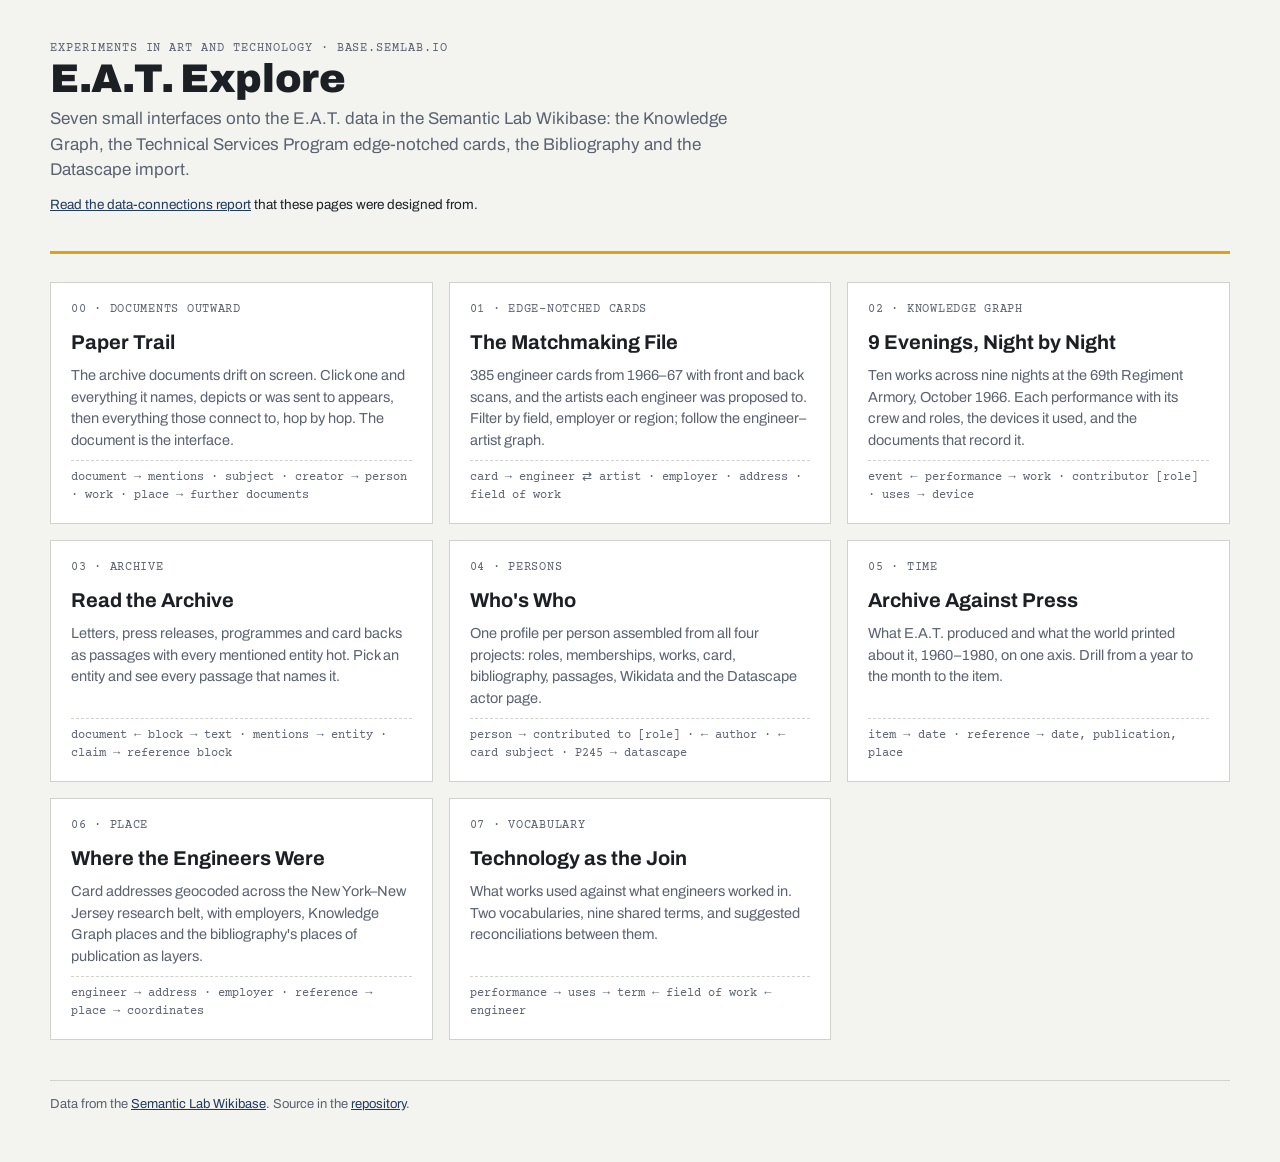
<file: docs/index.html>
<!doctype html>
<html lang="en">
<head>
<meta charset="utf-8">
<meta name="viewport" content="width=device-width, initial-scale=1, viewport-fit=cover">
<title>E.A.T. Explore</title>
<link rel="stylesheet" href="https://fonts.googleapis.com/css2?family=Archivo:wght@400;500;700;900&family=Courier+Prime:wght@400;700&display=swap">
<link rel="stylesheet" href="shared/style.css">
<style>
.hero{padding-block:40px 24px;border-bottom:3px solid var(--accent);margin-bottom:28px}
.apps{display:grid;gap:16px;grid-template-columns:repeat(auto-fill,minmax(300px,1fr))}
.app{background:var(--panel);border:1px solid var(--rule);padding:18px 20px;display:flex;flex-direction:column;gap:8px;text-decoration:none;color:var(--fg);min-width:0}
.app:hover{border-color:var(--accent)}
.app h2{margin:0;font-size:20px}
.app .n{font-family:var(--mono);font-size:12px;color:var(--muted);letter-spacing:.06em}
.app p{margin:0;font-size:14.5px;color:var(--muted)}
.app .path{font-family:var(--mono);font-size:12px;color:var(--muted);border-top:1px dashed var(--rule);padding-top:8px;margin-top:auto}
</style>
</head>
<body>
<div class="wrap">
<header class="hero">
  <div class="eyebrow">Experiments in Art and Technology · base.semlab.io</div>
  <h1>E.A.T. Explore</h1>
  <p class="lede">Seven small interfaces onto the E.A.T. data in the Semantic Lab Wikibase: the Knowledge Graph, the Technical Services Program edge-notched cards, the Bibliography and the Datascape import.</p>
  <p class="small"><a href="report.html">Read the data-connections report</a> that these pages were designed from.</p>
</header>

<div class="apps">
  <a class="app" href="documents/"><span class="n">00 · DOCUMENTS OUTWARD</span><h2>Paper Trail</h2><p>The archive documents drift on screen. Click one and everything it names, depicts or was sent to appears, then everything those connect to, hop by hop. The document is the interface.</p><span class="path">document → mentions · subject · creator → person · work · place → further documents</span></a>
  <a class="app" href="matchmaker/"><span class="n">01 · EDGE-NOTCHED CARDS</span><h2>The Matchmaking File</h2><p>385 engineer cards from 1966–67 with front and back scans, and the artists each engineer was proposed to. Filter by field, employer or region; follow the engineer–artist graph.</p><span class="path">card → engineer ⇄ artist · employer · address · field of work</span></a>
  <a class="app" href="nine-evenings/"><span class="n">02 · KNOWLEDGE GRAPH</span><h2>9 Evenings, Night by Night</h2><p>Ten works across nine nights at the 69th Regiment Armory, October 1966. Each performance with its crew and roles, the devices it used, and the documents that record it.</p><span class="path">event ← performance → work · contributor [role] · uses → device</span></a>
  <a class="app" href="reader/"><span class="n">03 · ARCHIVE</span><h2>Read the Archive</h2><p>Letters, press releases, programmes and card backs as passages with every mentioned entity hot. Pick an entity and see every passage that names it.</p><span class="path">document ← block → text · mentions → entity · claim → reference block</span></a>
  <a class="app" href="whos-who/"><span class="n">04 · PERSONS</span><h2>Who's Who</h2><p>One profile per person assembled from all four projects: roles, memberships, works, card, bibliography, passages, Wikidata and the Datascape actor page.</p><span class="path">person → contributed to [role] · ← author · ← card subject · P245 → datascape</span></a>
  <a class="app" href="timeline/"><span class="n">05 · TIME</span><h2>Archive Against Press</h2><p>What E.A.T. produced and what the world printed about it, 1960–1980, on one axis. Drill from a year to the month to the item.</p><span class="path">item → date · reference → date, publication, place</span></a>
  <a class="app" href="map/"><span class="n">06 · PLACE</span><h2>Where the Engineers Were</h2><p>Card addresses geocoded across the New York–New Jersey research belt, with employers, Knowledge Graph places and the bibliography's places of publication as layers.</p><span class="path">engineer → address · employer · reference → place → coordinates</span></a>
  <a class="app" href="technology/"><span class="n">07 · VOCABULARY</span><h2>Technology as the Join</h2><p>What works used against what engineers worked in. Two vocabularies, nine shared terms, and suggested reconciliations between them.</p><span class="path">performance → uses → term ← field of work ← engineer</span></a>
</div>

<footer>Data from the <a href="https://base.semlab.io" target="_blank" rel="noopener">Semantic Lab Wikibase</a>. Source in the <a href="https://github.com/SemanticLab/eat-explore" target="_blank" rel="noopener">repository</a>.</footer>
</div>
</body>
</html>
</file>
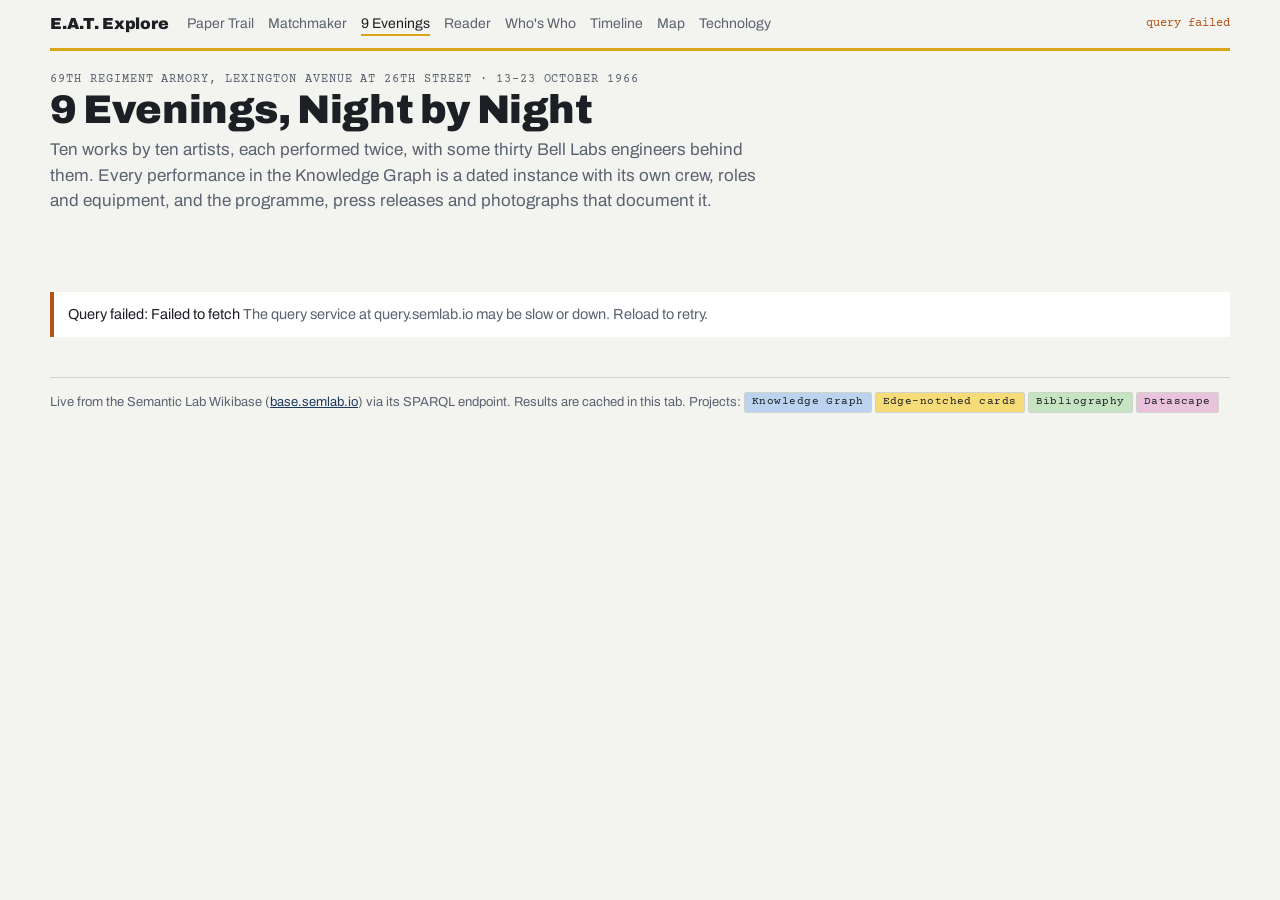
<file: docs/nine-evenings/index.html>
<!doctype html>
<html lang="en">
<head>
<meta charset="utf-8">
<meta name="viewport" content="width=device-width, initial-scale=1, viewport-fit=cover">
<title>9 Evenings, Night by Night</title>
<link rel="stylesheet" href="https://fonts.googleapis.com/css2?family=Archivo:wght@400;500;700;900&family=Courier+Prime:wght@400;700&display=swap">
<link rel="stylesheet" href="../shared/style.css">
<style>
.calendar{display:grid;grid-template-columns:repeat(9,minmax(96px,1fr));gap:6px;margin:16px 0 22px}
.night{background:var(--panel);border:1px solid var(--rule);padding:8px 8px 6px;min-width:0}
.night .d{font-family:var(--mono);font-size:12px;color:var(--muted);letter-spacing:.05em}
.night .d b{display:block;font-family:var(--sans);font-size:22px;font-weight:900;color:var(--fg);line-height:1.1}
.night button{display:block;width:100%;text-align:left;margin-top:6px;padding:5px 7px;font-size:13px;line-height:1.25;border-radius:2px}
.night button[aria-pressed="true"]{background:var(--accent);color:var(--accent-fg);border-color:var(--accent)}
.night .dark{font-size:12px;color:var(--muted);margin-top:8px;font-style:italic}
.cal-scroll{overflow-x:auto}
.detail{display:grid;gap:20px;grid-template-columns:minmax(0,1.3fr) minmax(0,1fr)}
@media (max-width:900px){.detail{grid-template-columns:1fr}}
.roles{display:grid;gap:10px 18px;grid-template-columns:repeat(auto-fill,minmax(220px,1fr))}
.roles h4{margin:0 0 4px;font-size:12px;letter-spacing:.06em;text-transform:uppercase;color:var(--muted)}
.roles ul{list-style:none;margin:0;padding:0;font-size:14.5px}
.roles li{display:flex;gap:8px;align-items:center;padding:3px 0}
.roles img{width:28px;height:28px;object-fit:cover;border-radius:50%;flex:none;background:var(--panel2)}
.kit{display:flex;flex-wrap:wrap;gap:6px}
.kit a{font-size:13px;padding:2px 9px;border:1px solid var(--rule);border-radius:14px;text-decoration:none;color:var(--fg);background:var(--panel)}
.kit a:hover{border-color:var(--accent)}
.kit .cls{display:block;width:100%;font-size:11.5px;letter-spacing:.05em;text-transform:uppercase;color:var(--muted);margin-top:6px}
.docs li{display:flex;gap:10px;align-items:flex-start}
.docs img{width:48px;height:60px;object-fit:cover;border:1px solid var(--rule);flex:none}
.press li{font-size:14px}
.press .pub{color:var(--muted)}
.stats{display:flex;gap:22px;flex-wrap:wrap;margin:6px 0 10px;font-size:14px}
.stats b{font-size:22px;font-weight:900;display:block;line-height:1.1}
</style>
</head>
<body>
<div class="wrap">
<div id="top"></div>
<header class="page">
  <div class="eyebrow">69th Regiment Armory, Lexington Avenue at 26th Street · 13–23 October 1966</div>
  <h1>9 Evenings, Night by Night</h1>
  <p class="lede">Ten works by ten artists, each performed twice, with some thirty Bell Labs engineers behind them. Every performance in the Knowledge Graph is a dated instance with its own crew, roles and equipment, and the programme, press releases and photographs that document it.</p>
</header>
<div class="stats" id="stats"></div>
<div class="cal-scroll"><div class="calendar" id="calendar"></div></div>
<div id="detail"><div class="loading">Querying query.semlab.io</div></div>
<div id="foot"></div>
</div>
<script type="module" src="app.js"></script>
</body>
</html>
</file>
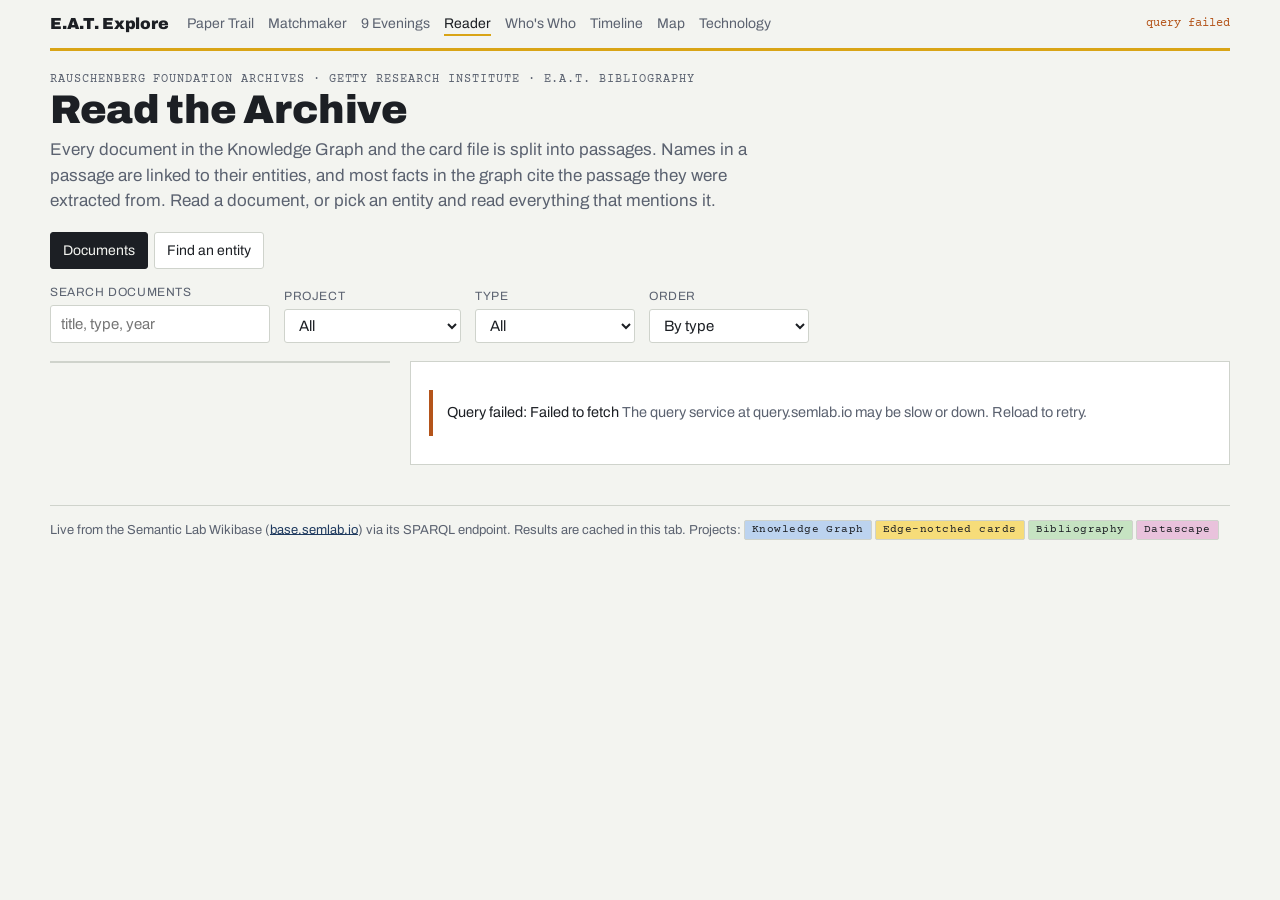
<file: docs/reader/index.html>
<!doctype html>
<html lang="en">
<head>
<meta charset="utf-8">
<meta name="viewport" content="width=device-width, initial-scale=1, viewport-fit=cover">
<title>Read the Archive</title>
<link rel="stylesheet" href="https://fonts.googleapis.com/css2?family=Archivo:wght@400;500;700;900&family=Courier+Prime:wght@400;700&display=swap">
<link rel="stylesheet" href="../shared/style.css">
<style>
.layout{display:grid;gap:20px;grid-template-columns:minmax(260px,340px) minmax(0,1fr)}
@media (max-width:900px){.layout{grid-template-columns:1fr}}
.doclist{list-style:none;margin:0;padding:0;max-height:72vh;overflow:auto;border:1px solid var(--rule);background:var(--panel)}
.doclist li{padding:7px 12px;border-bottom:1px solid var(--rule);cursor:pointer;font-size:14px}
.doclist li:hover{background:var(--panel2)} .doclist li[aria-selected="true"]{background:var(--kg)}
.doclist .sub{display:block;font-size:12px;color:var(--muted)}
.doclist .grp{position:sticky;top:0;background:var(--panel2);font-size:11.5px;letter-spacing:.06em;text-transform:uppercase;color:var(--muted);padding:5px 12px;cursor:default}
.reader{display:grid;gap:20px;grid-template-columns:minmax(0,1.5fr) minmax(220px,1fr)}
@media (max-width:1000px){.reader{grid-template-columns:1fr}}
.block{margin:0 0 18px}
.block .bid{font-family:var(--mono);font-size:11px;color:var(--muted);letter-spacing:.05em}
.ents{display:flex;flex-wrap:wrap;gap:4px;margin:4px 0 0}
.ents a{font-size:12px;padding:1px 7px;border-radius:12px;border:1px solid var(--rule);text-decoration:none;color:var(--fg)}
.ents a:hover{border-color:var(--accent)}
.scan img{width:100%;height:auto;border:1px solid var(--rule);display:block;margin-bottom:8px}
.claims{font-size:13.5px}
.claims li{padding:3px 0}
.modes{display:flex;gap:6px;margin:0 0 12px}
.entlist li{padding:6px 0;border-bottom:1px solid var(--rule)}
</style>
</head>
<body>
<div class="wrap">
<div id="top"></div>
<header class="page">
  <div class="eyebrow">Rauschenberg Foundation Archives · Getty Research Institute · E.A.T. Bibliography</div>
  <h1>Read the Archive</h1>
  <p class="lede">Every document in the Knowledge Graph and the card file is split into passages. Names in a passage are linked to their entities, and most facts in the graph cite the passage they were extracted from. Read a document, or pick an entity and read everything that mentions it.</p>
</header>
<div class="modes"><button id="mode-docs" aria-pressed="true">Documents</button><button id="mode-entity" aria-pressed="false">Find an entity</button></div>
<section id="docs-mode">
<div class="toolbar">
  <div class="field"><label for="q">Search documents</label><input id="q" type="search" placeholder="title, type, year"></div>
  <div class="field"><label for="proj">Project</label><select id="proj"><option value="">All</option><option value="kg">Knowledge Graph</option><option value="enc">Edge-notched cards</option></select></div>
  <div class="field"><label for="cls">Type</label><select id="cls"><option value="">All</option></select></div>
  <div class="field"><label for="sort">Order</label><select id="sort"><option value="type">By type</option><option value="date">By date</option><option value="blocks">Most passages</option></select></div>
</div>
<div class="layout">
  <div><div class="count" id="listcount"></div><ul class="doclist" id="list" role="listbox"></ul></div>
  <div id="detail" class="panel"><div class="loading">Querying query.semlab.io</div></div>
</div>
</section>
<section id="entity-mode" hidden>
<div class="toolbar"><div class="field"><label for="eq">Entity name</label><input id="eq" type="search" placeholder="Klüver, TEEM, Bell Labs, Armory…"></div><button id="esearch" class="primary">Search</button></div>
<div id="eresults"></div>
<div id="edetail"></div>
</section>
<div id="foot"></div>
</div>
<script type="module" src="app.js"></script>
</body>
</html>
</file>
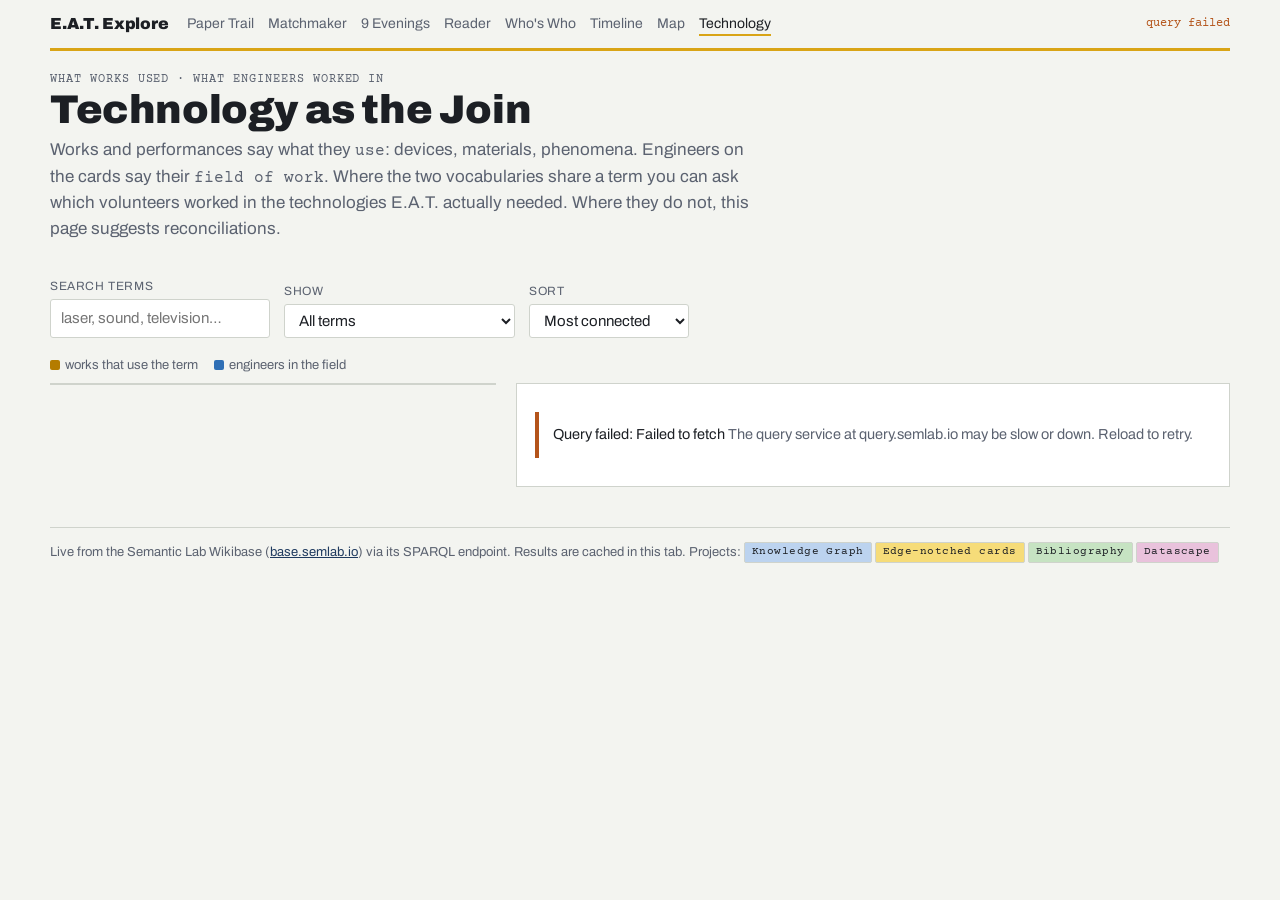
<file: docs/technology/index.html>
<!doctype html>
<html lang="en">
<head>
<meta charset="utf-8">
<meta name="viewport" content="width=device-width, initial-scale=1, viewport-fit=cover">
<title>Technology as the Join</title>
<link rel="stylesheet" href="https://fonts.googleapis.com/css2?family=Archivo:wght@400;500;700;900&family=Courier+Prime:wght@400;700&display=swap">
<link rel="stylesheet" href="../shared/style.css">
<style>
.tiles{display:grid;gap:12px;grid-template-columns:repeat(auto-fit,minmax(180px,1fr));margin:10px 0 18px}
.tile{background:var(--panel);border:1px solid var(--rule);padding:12px 14px}
.tile b{display:block;font-size:30px;font-weight:900;line-height:1.05}
.tile span{font-size:13px;color:var(--muted)}
.cols{display:grid;gap:20px;grid-template-columns:minmax(260px,1fr) minmax(0,1.6fr)}
@media (max-width:900px){.cols{grid-template-columns:1fr}}
.terms{list-style:none;margin:0;padding:0;max-height:70vh;overflow:auto;border:1px solid var(--rule);background:var(--panel)}
.terms li{display:grid;grid-template-columns:1fr auto;gap:8px;padding:6px 12px;border-bottom:1px solid var(--rule);cursor:pointer;font-size:14px;align-items:center}
.terms li:hover{background:var(--panel2)} .terms li[aria-selected="true"]{background:var(--enc)}
.terms .cls{display:block;font-size:11.5px;color:var(--muted)}
.terms .bars{display:flex;gap:3px;align-items:center;font-family:var(--mono);font-size:11px;color:var(--muted)}
.terms .bars i{display:inline-block;height:9px;border-radius:2px}
.two{display:grid;gap:18px;grid-template-columns:1fr 1fr}
@media (max-width:700px){.two{grid-template-columns:1fr}}
.two h3{display:flex;justify-content:space-between;border-bottom:2px solid var(--rule);padding-bottom:3px}
.two ul{list-style:none;margin:0;padding:0;font-size:14.5px}
.two li{padding:5px 0;border-bottom:1px solid var(--rule)}
.sugg li{display:flex;justify-content:space-between;gap:10px}
.score{font-family:var(--mono);font-size:12px;color:var(--muted)}
.legend{display:flex;gap:16px;font-size:13px;color:var(--muted);margin:4px 0 8px}
.legend i{display:inline-block;width:10px;height:10px;border-radius:2px;vertical-align:-1px;margin-right:5px}
</style>
</head>
<body>
<div class="wrap">
<div id="top"></div>
<header class="page">
  <div class="eyebrow">What works used · what engineers worked in</div>
  <h1>Technology as the Join</h1>
  <p class="lede">Works and performances say what they <span class="mono">use</span>: devices, materials, phenomena. Engineers on the cards say their <span class="mono">field of work</span>. Where the two vocabularies share a term you can ask which volunteers worked in the technologies E.A.T. actually needed. Where they do not, this page suggests reconciliations.</p>
</header>
<div class="tiles" id="tiles"></div>
<div class="toolbar">
  <div class="field"><label for="q">Search terms</label><input id="q" type="search" placeholder="laser, sound, television…"></div>
  <div class="field"><label for="show">Show</label><select id="show"><option value="all">All terms</option><option value="shared">Shared by both vocabularies</option><option value="uses">Used by works only</option><option value="fow">Fields of work only</option></select></div>
  <div class="field"><label for="sort">Sort</label><select id="sort"><option value="total">Most connected</option><option value="works">Most works</option><option value="eng">Most engineers</option><option value="name">Name</option></select></div>
</div>
<div class="legend"><span><i style="background:var(--chart1)"></i>works that use the term</span><span><i style="background:var(--chart2)"></i>engineers in the field</span></div>
<div class="cols">
  <div><div class="count" id="tcount"></div><ul class="terms" id="terms" role="listbox"></ul></div>
  <div id="detail" class="panel"><div class="loading">Querying query.semlab.io</div></div>
</div>
<div id="foot"></div>
</div>
<script type="module" src="app.js"></script>
</body>
</html>
</file>
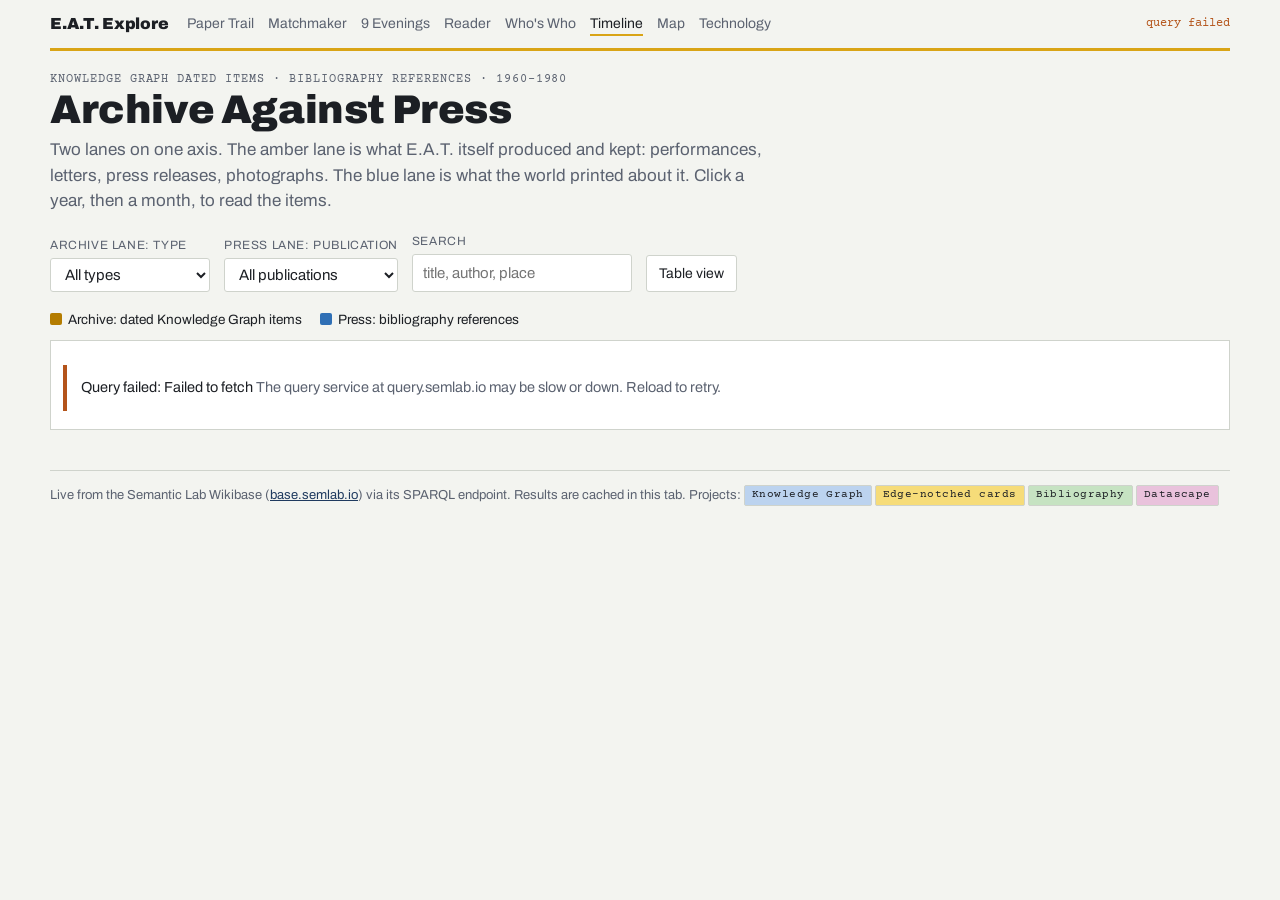
<file: docs/timeline/index.html>
<!doctype html>
<html lang="en">
<head>
<meta charset="utf-8">
<meta name="viewport" content="width=device-width, initial-scale=1, viewport-fit=cover">
<title>Archive Against Press</title>
<link rel="stylesheet" href="https://fonts.googleapis.com/css2?family=Archivo:wght@400;500;700;900&family=Courier+Prime:wght@400;700&display=swap">
<link rel="stylesheet" href="../shared/style.css">
<style>
.chart{position:relative;background:var(--panel);border:1px solid var(--rule);padding:12px 12px 6px;margin:10px 0 6px}
.chart svg{display:block;width:100%;height:auto}
.chart .tip{position:absolute;pointer-events:none;background:var(--fg);color:var(--bg);font-size:12.5px;padding:6px 9px;border-radius:3px;white-space:nowrap;transform:translate(-50%,-110%);display:none;z-index:2}
.legend{display:flex;gap:18px;flex-wrap:wrap;font-size:13.5px;margin:4px 0 10px}
.legend .sw{display:inline-block;width:12px;height:12px;border-radius:2px;vertical-align:-1px;margin-right:6px}
.lanes{display:grid;gap:20px;grid-template-columns:1fr 1fr}
@media (max-width:860px){.lanes{grid-template-columns:1fr}}
.lane h3{display:flex;justify-content:space-between;border-bottom:2px solid var(--rule);padding-bottom:3px}
.lane h3 .n{font-weight:400;color:var(--muted);font-family:var(--mono);font-size:13px}
.lane ul{list-style:none;margin:0;padding:0;font-size:14.5px}
.lane li{padding:6px 0;border-bottom:1px solid var(--rule);display:flex;gap:10px;align-items:flex-start}
.lane li:last-child{border:none}
.lane .d{font-family:var(--mono);font-size:12px;color:var(--muted);flex:none;width:86px;padding-top:2px}
.lane .cls{font-size:12px;color:var(--muted)}
.linked{background:var(--bib);font-size:11px;padding:0 6px;border-radius:2px;font-family:var(--mono)}
.months{display:grid;grid-template-columns:repeat(12,1fr);gap:4px;margin:8px 0 14px}
.months button{padding:6px 2px;font-size:12px;display:flex;flex-direction:column;gap:2px;align-items:center}
.months button b{font-size:14px}
.months button[aria-pressed="true"]{background:var(--fg);color:var(--bg);border-color:var(--fg)}
.months .bars{display:flex;gap:2px;align-items:flex-end;height:22px}
.months .bars i{display:block;width:6px;border-radius:2px 2px 0 0}
table.tv{margin:10px 0}
</style>
</head>
<body>
<div class="wrap">
<div id="top"></div>
<header class="page">
  <div class="eyebrow">Knowledge Graph dated items · Bibliography references · 1960–1980</div>
  <h1>Archive Against Press</h1>
  <p class="lede">Two lanes on one axis. The amber lane is what E.A.T. itself produced and kept: performances, letters, press releases, photographs. The blue lane is what the world printed about it. Click a year, then a month, to read the items.</p>
</header>
<div class="toolbar">
  <div class="field"><label for="cls">Archive lane: type</label><select id="cls"><option value="">All types</option></select></div>
  <div class="field"><label for="pub">Press lane: publication</label><select id="pub"><option value="">All publications</option></select></div>
  <div class="field"><label for="q">Search</label><input id="q" type="search" placeholder="title, author, place"></div>
  <button id="tableview" aria-pressed="false">Table view</button>
</div>
<div class="legend"><span><span class="sw" style="background:var(--chart1)"></span>Archive: dated Knowledge Graph items</span><span><span class="sw" style="background:var(--chart2)"></span>Press: bibliography references</span><span class="muted" id="range"></span></div>
<div class="chart" id="chart"><div class="loading">Querying query.semlab.io</div><div class="tip" id="tip"></div></div>
<div id="months"></div>
<div id="table" hidden></div>
<div id="lists"></div>
<div id="foot"></div>
</div>
<script type="module" src="app.js"></script>
</body>
</html>
</file>
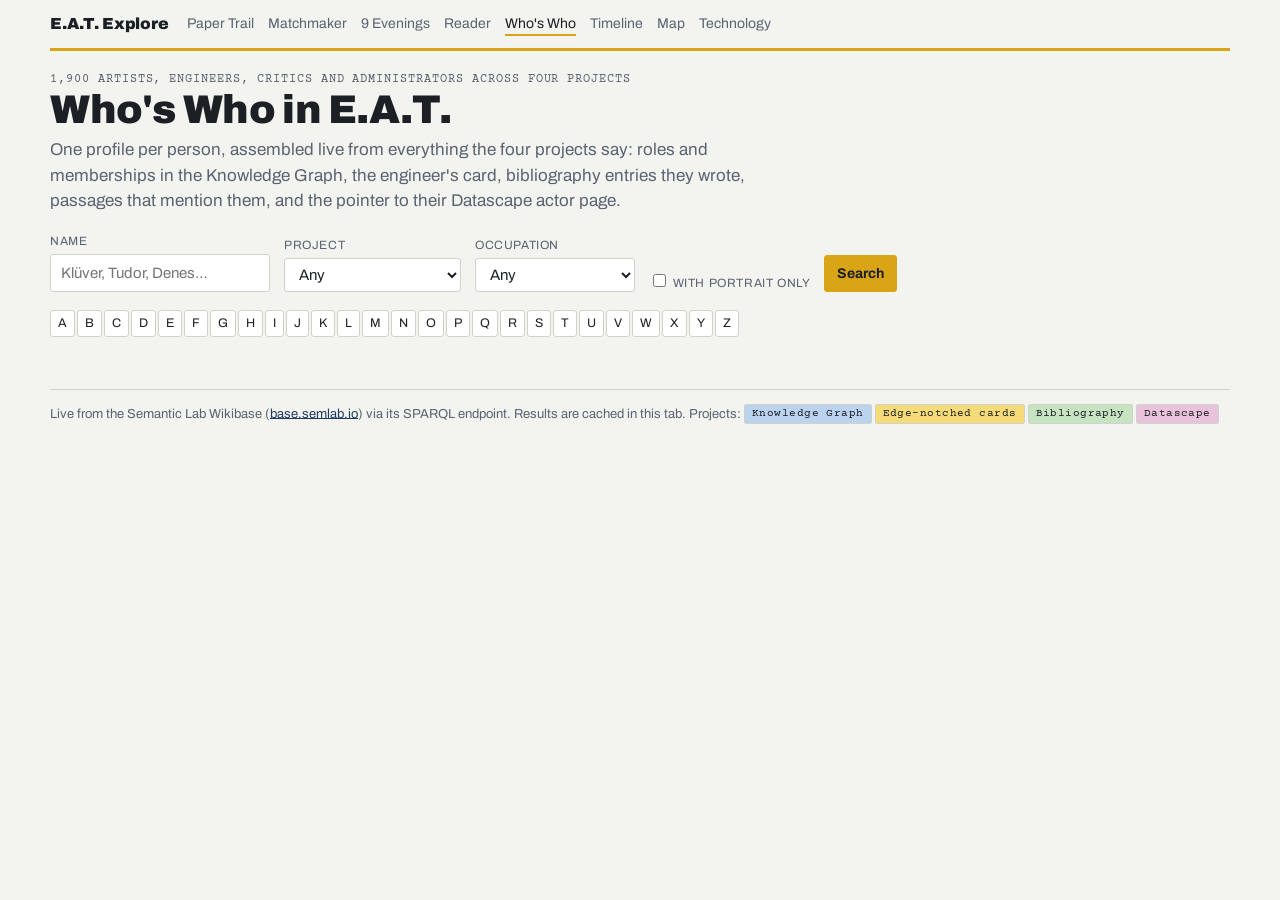
<file: docs/whos-who/index.html>
<!doctype html>
<html lang="en">
<head>
<meta charset="utf-8">
<meta name="viewport" content="width=device-width, initial-scale=1, viewport-fit=cover">
<title>Who's Who in E.A.T.</title>
<link rel="stylesheet" href="https://fonts.googleapis.com/css2?family=Archivo:wght@400;500;700;900&family=Courier+Prime:wght@400;700&display=swap">
<link rel="stylesheet" href="../shared/style.css">
<style>
.results{display:grid;gap:10px;grid-template-columns:repeat(auto-fill,minmax(250px,1fr))}
.person{display:flex;gap:10px;align-items:center;background:var(--panel);border:1px solid var(--rule);padding:8px 10px;text-decoration:none;color:var(--fg);min-width:0}
.person:hover{border-color:var(--accent)}
.person .nm{font-weight:600}.person .sub{font-size:12.5px;color:var(--muted);display:block}
.profile{display:grid;gap:22px;grid-template-columns:minmax(0,1.2fr) minmax(0,1fr)}
@media (max-width:900px){.profile{grid-template-columns:1fr}}
.sec h3{display:flex;justify-content:space-between;align-items:baseline;border-bottom:2px solid var(--rule);padding-bottom:3px}
.sec h3 .count{font-weight:400}
.sec ul{list-style:none;margin:0;padding:0;font-size:14.5px}
.sec li{padding:5px 0;border-bottom:1px solid var(--rule)}
.sec li:last-child{border:none}
.sources{display:flex;flex-wrap:wrap;gap:8px;margin:8px 0 14px}
.sources a,.sources span{font-size:13px;padding:3px 10px;border:1px solid var(--rule);border-radius:3px;text-decoration:none;color:var(--fg);background:var(--panel)}
.sources a:hover{border-color:var(--accent)}
.sources .off{color:var(--muted);border-style:dashed}
.hero{display:flex;gap:18px;align-items:flex-start;flex-wrap:wrap}
.hero img{width:140px;height:140px;object-fit:cover;border:1px solid var(--rule);background:var(--panel2)}
.alpha{display:flex;flex-wrap:wrap;gap:2px;margin:6px 0 12px}
.alpha button{padding:3px 7px;font-size:12.5px}
</style>
</head>
<body>
<div class="wrap">
<div id="top"></div>
<header class="page">
  <div class="eyebrow">1,900 artists, engineers, critics and administrators across four projects</div>
  <h1>Who's Who in E.A.T.</h1>
  <p class="lede">One profile per person, assembled live from everything the four projects say: roles and memberships in the Knowledge Graph, the engineer's card, bibliography entries they wrote, passages that mention them, and the pointer to their Datascape actor page.</p>
</header>
<section id="search-mode">
<div class="toolbar">
  <div class="field"><label for="q">Name</label><input id="q" type="search" placeholder="Klüver, Tudor, Denes…"></div>
  <div class="field"><label for="proj">Project</label><select id="proj"><option value="">Any</option><option value="Q19104">Knowledge Graph</option><option value="Q28603">Edge-notched cards</option><option value="Q20517">Bibliography</option><option value="Q27735">Datascape</option></select></div>
  <div class="field"><label for="occ">Occupation</label><select id="occ"><option value="">Any</option><option value="Q19157">artist</option><option value="Q19081">engineer</option><option value="Q19082">musician</option><option value="Q24692">researcher</option><option value="Q20540">art critic</option><option value="Q24624">choreographer</option><option value="Q20538">photographer</option><option value="Q24406">curator</option></select></div>
  <div class="field"><label for="pic">&nbsp;</label><label><input type="checkbox" id="pic"> with portrait only</label></div>
  <button id="go" class="primary">Search</button>
</div>
<div class="alpha" id="alpha"></div>
<div class="count" id="rcount"></div>
<div class="results" id="results"></div>
</section>
<section id="profile-mode" hidden><div id="profile"></div></section>
<div id="foot"></div>
</div>
<script type="module" src="app.js"></script>
</body>
</html>
</file>
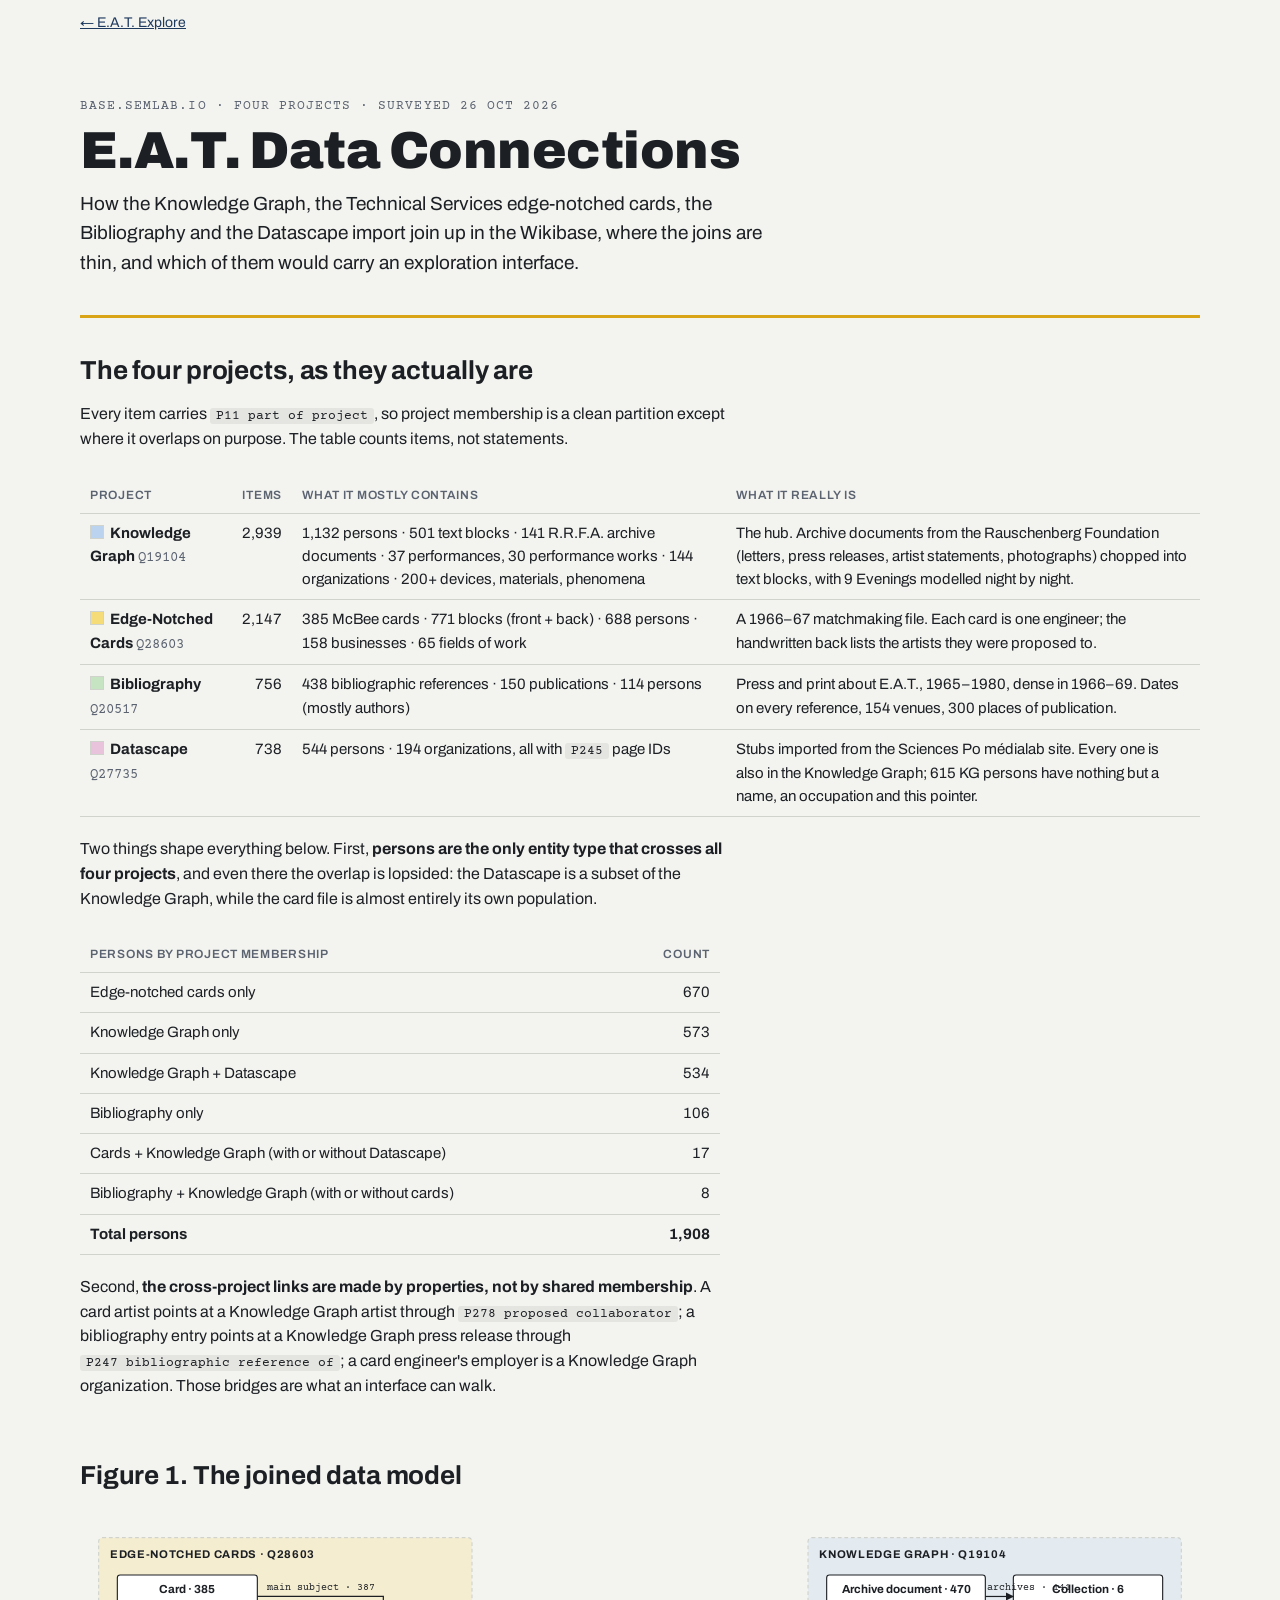
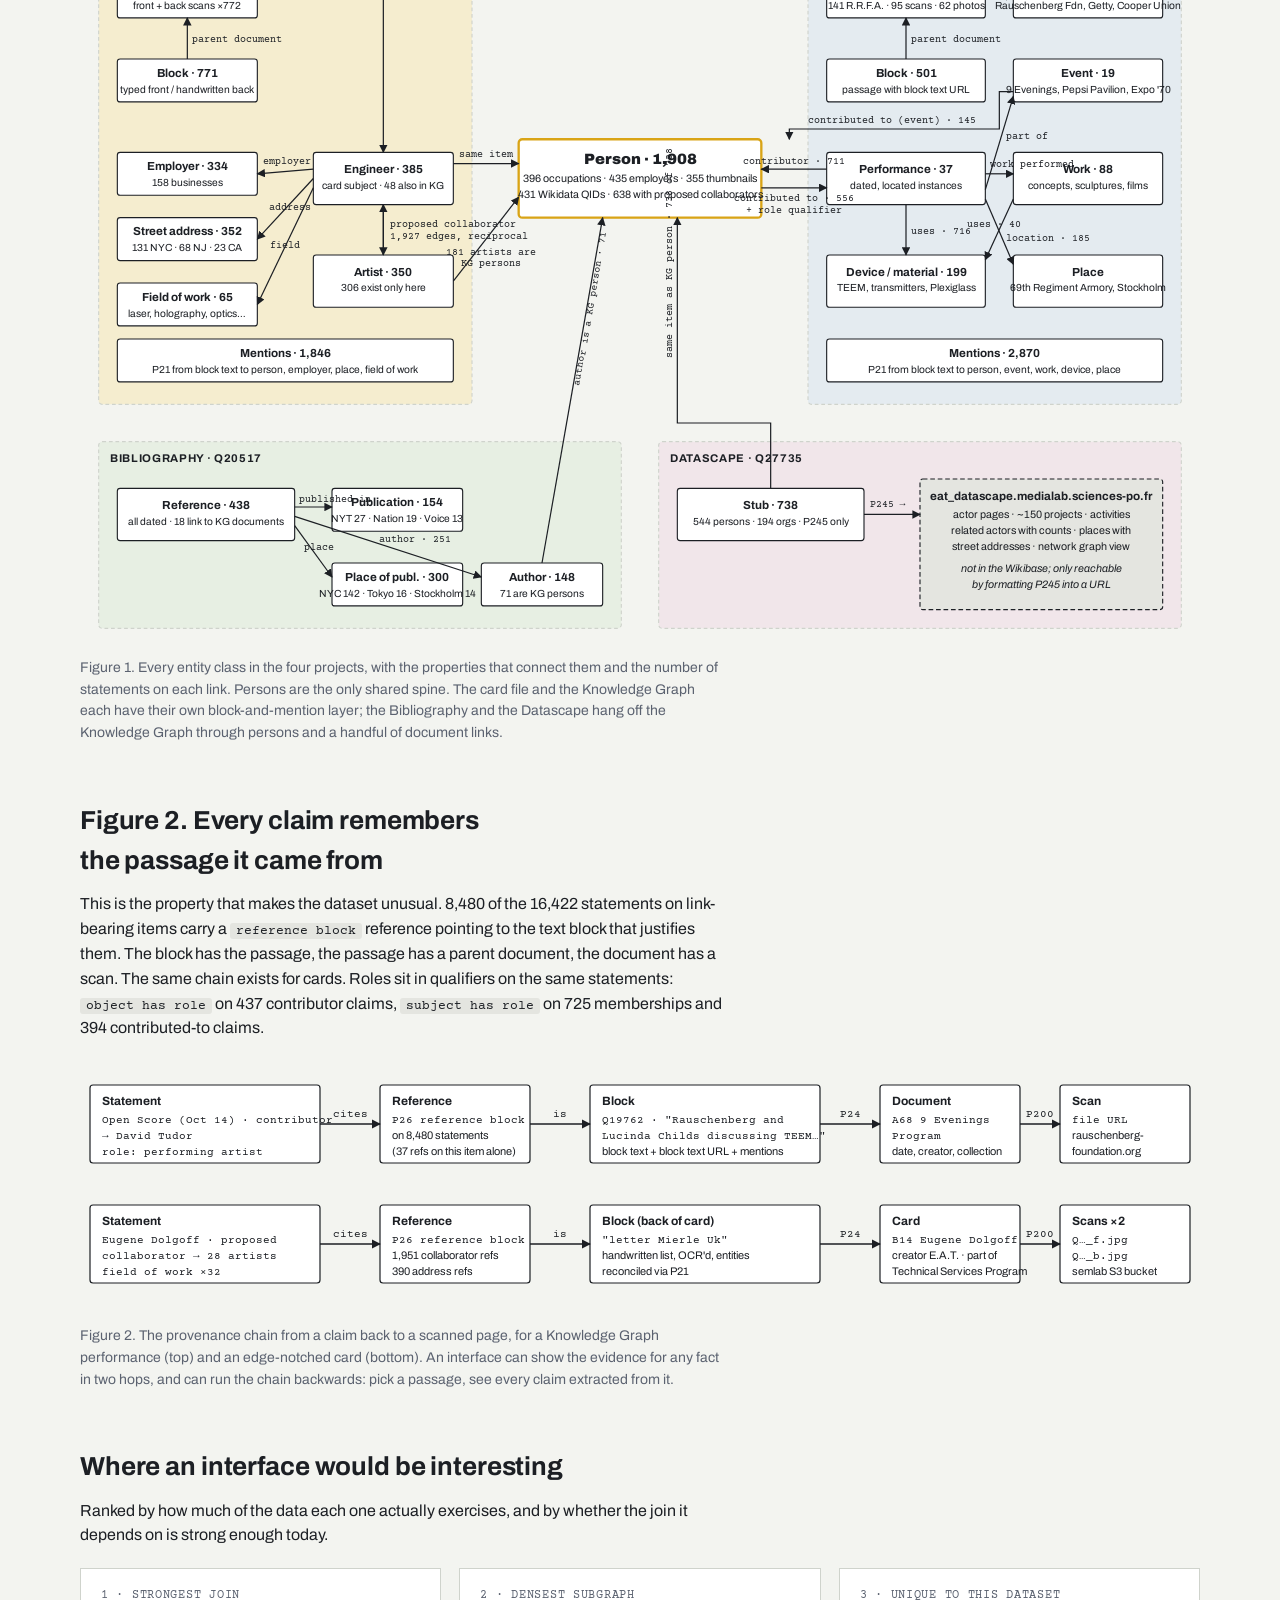
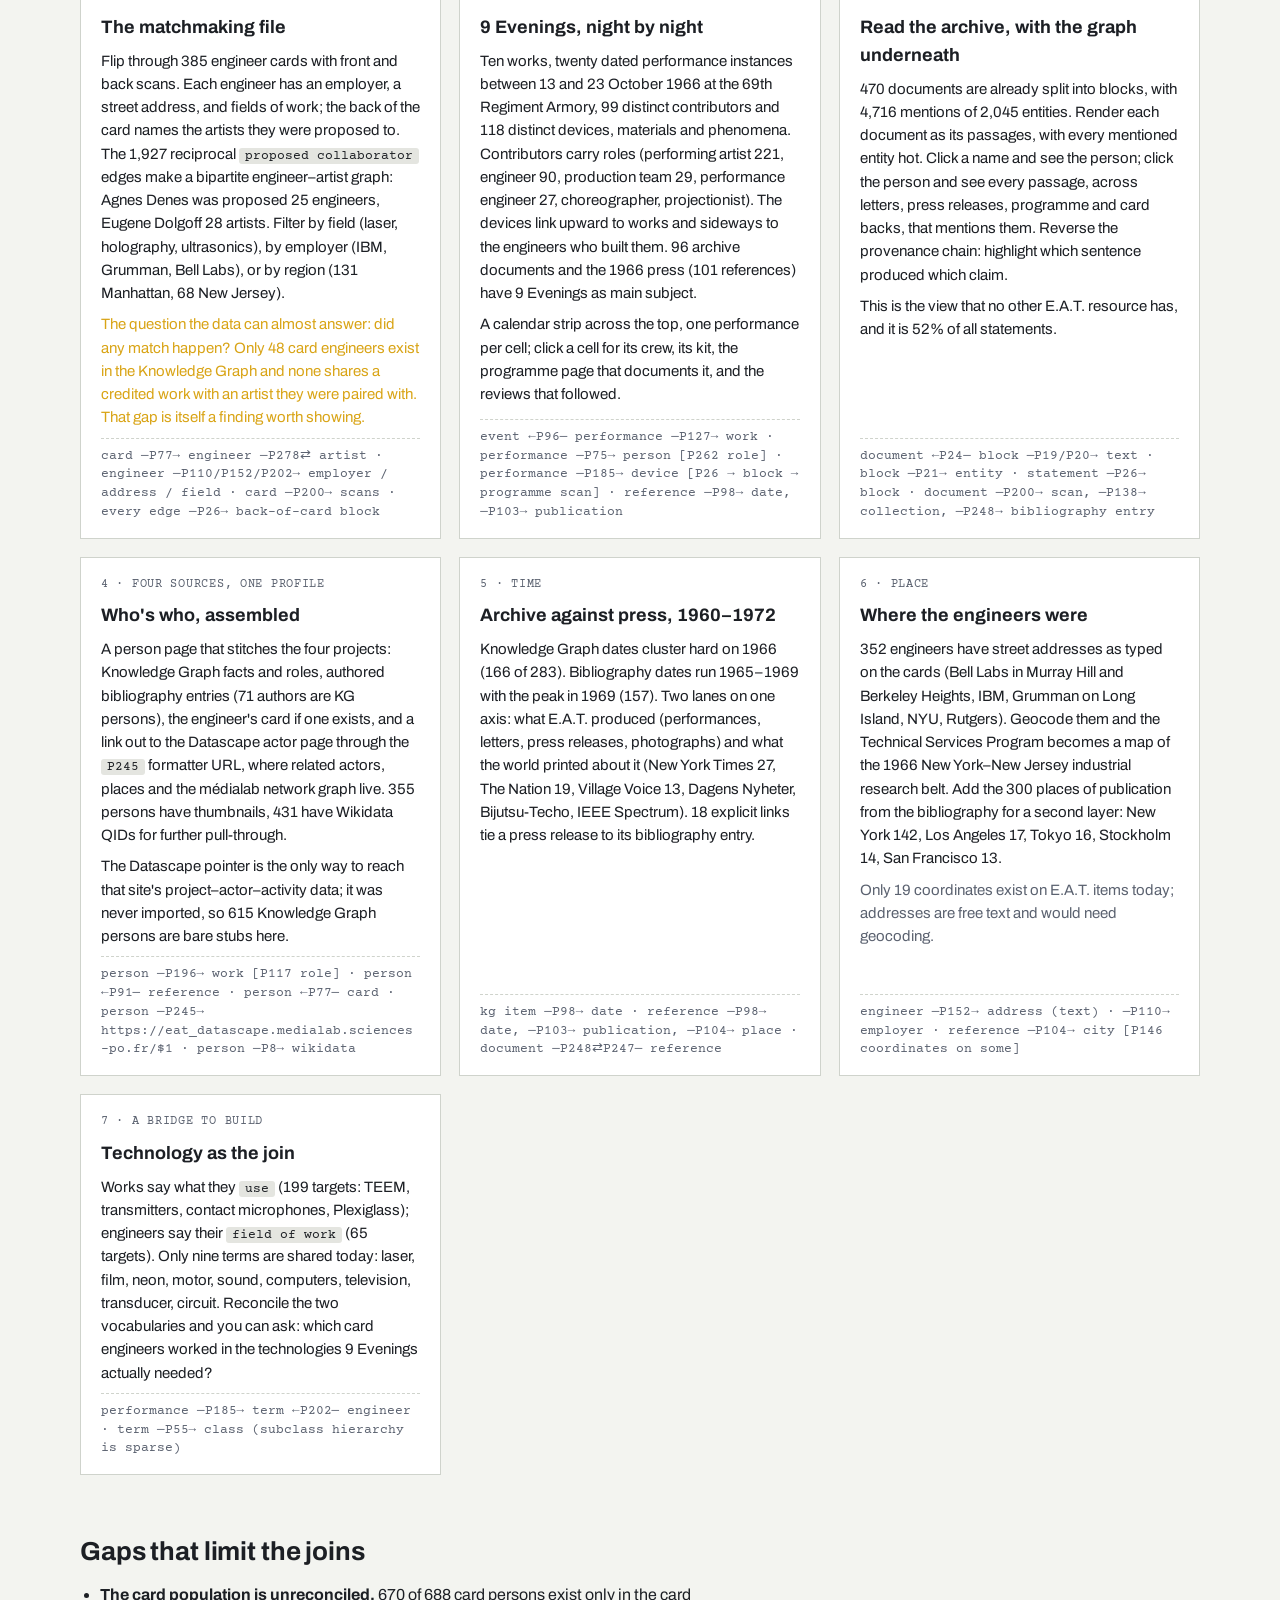
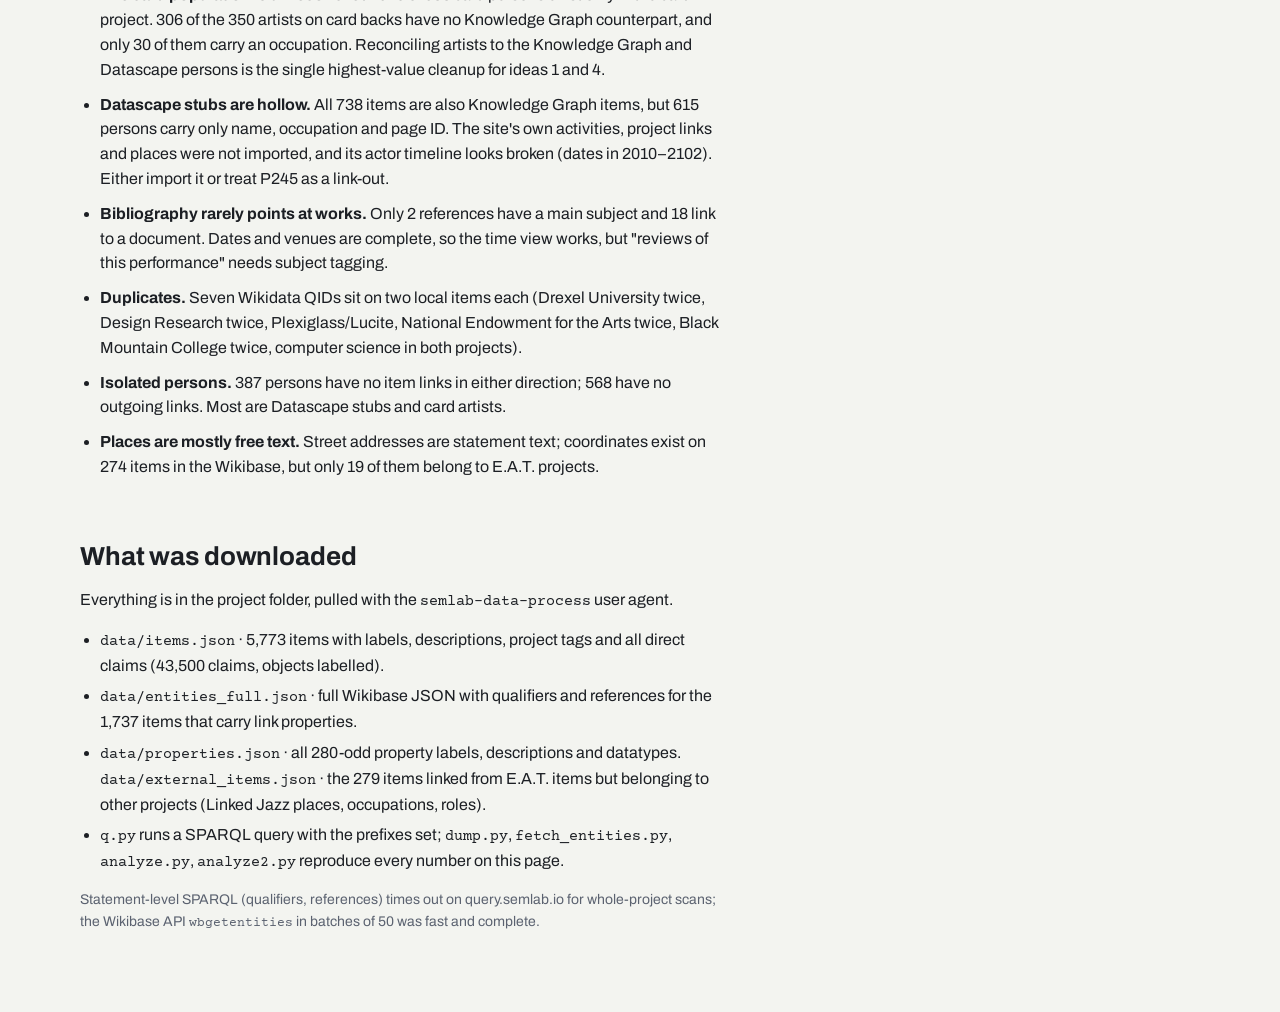
<file: docs/report.html>
<!doctype html>
<html lang="en">
<head>
<meta charset="utf-8">
<meta name="viewport" content="width=device-width, initial-scale=1, viewport-fit=cover">
<title>E.A.T. Data Connections</title>
<link rel="stylesheet" href="https://fonts.googleapis.com/css2?family=Archivo:wght@400;500;700;900&family=Courier+Prime:ital,wght@0,400;0,700;1,400&display=swap">
<style>
/* Layout: one reading column (72ch) for prose; figures and tables break out to 1120px. Card-yellow accent on cool paper. */
:root{
  --bg:#f3f4f0; --fg:#1c1f24; --muted:#5b6270; --rule:#cfd3cc; --panel:#ffffff;
  --accent:#d9a416; --ink:#1f3a5f;
  --enc:#f6dc79; --kg:#bcd3ef; --bib:#c6e3c2; --ds:#e9c2dc; --ext:#e4e5e0;
  --sans:"Archivo",system-ui,-apple-system,"Helvetica Neue",Arial,sans-serif;
  --mono:"Courier Prime","Courier New",Courier,monospace;
}
@media (prefers-color-scheme: dark){ :root:not([data-theme="light"]){
  --bg:#15181c; --fg:#e8e6df; --muted:#a3a8b1; --rule:#3a3f47; --panel:#1e2228;
  --accent:#f0c33c; --ink:#9fc0ea;
  --enc:#5c4a0f; --kg:#1f3a5f; --bib:#20452a; --ds:#4d2743; --ext:#2a2e34; color-scheme:dark } }
:root[data-theme="dark"]{
  --bg:#15181c; --fg:#e8e6df; --muted:#a3a8b1; --rule:#3a3f47; --panel:#1e2228;
  --accent:#f0c33c; --ink:#9fc0ea;
  --enc:#5c4a0f; --kg:#1f3a5f; --bib:#20452a; --ds:#4d2743; --ext:#2a2e34; color-scheme:dark }
body{background:var(--bg);color:var(--fg);font-family:var(--sans);font-size:16px;line-height:1.55;
  padding-left:max(16px,env(safe-area-inset-left,0px));padding-right:max(16px,env(safe-area-inset-right,0px));padding-block:0 64px}
.wrap{max-width:1120px;margin:0 auto}
.prose{max-width:72ch}
header{padding-block:48px 24px;border-bottom:3px solid var(--accent);margin-bottom:32px}
.eyebrow{font-family:var(--mono);font-size:13px;letter-spacing:.08em;text-transform:uppercase;color:var(--muted)}
h1{font-size:clamp(32px,5vw,52px);font-weight:900;line-height:1.02;margin:8px 0 12px;text-wrap:balance;letter-spacing:-.01em}
h2{font-size:26px;font-weight:700;margin:56px 0 12px;text-wrap:balance;letter-spacing:-.005em}
h3{font-size:18px;font-weight:700;margin:28px 0 6px}
p{margin:0 0 14px}
.lede{font-size:19px;color:var(--fg);max-width:64ch}
code,.mono{font-family:var(--mono);font-size:.92em}
.prop{font-family:var(--mono);font-size:13px;background:var(--ext);padding:1px 6px;border-radius:3px;white-space:nowrap}
figure{margin:24px 0 36px}
figure svg{display:block;max-width:100%;height:auto;font-family:var(--sans)}
figcaption{font-size:14px;color:var(--muted);margin-top:10px;max-width:80ch}
.scroll{overflow-x:auto}
table{border-collapse:collapse;width:100%;font-size:15px;margin:12px 0 20px}
th,td{text-align:left;padding:8px 10px;border-bottom:1px solid var(--rule);vertical-align:top}
th{font-size:12px;letter-spacing:.06em;text-transform:uppercase;color:var(--muted);font-weight:600}
td.n,th.n{text-align:right;font-variant-numeric:tabular-nums;white-space:nowrap}
.swatch{display:inline-block;width:12px;height:12px;border:1px solid var(--rule);vertical-align:-1px;margin-right:6px}
.ideas{display:grid;gap:18px;grid-template-columns:repeat(auto-fit,minmax(320px,1fr));margin:20px 0 8px}
.idea{background:var(--panel);border:1px solid var(--rule);padding:18px 20px 16px;min-width:0;display:flex;flex-direction:column;gap:8px}
.idea h3{margin:0;font-size:18px}
.idea .rank{font-family:var(--mono);font-size:12px;color:var(--muted);letter-spacing:.06em}
.idea p{margin:0;font-size:15px}
.idea .path{font-family:var(--mono);font-size:12.5px;color:var(--muted);border-top:1px dashed var(--rule);padding-top:8px;margin-top:auto;line-height:1.5;overflow-wrap:anywhere}
.idea .strong{color:var(--accent)}
.card{font-family:var(--mono);font-size:14px;background:var(--enc);color:var(--fg);padding:14px 18px;border-left:4px solid var(--accent);margin:16px 0;max-width:72ch;line-height:1.5}
ul{padding-left:20px;margin:0 0 14px}
li{margin-bottom:6px}
.gaps li{margin-bottom:10px}
.small{font-size:14px;color:var(--muted)}
a{color:var(--ink)}
:focus-visible{outline:2px solid var(--accent);outline-offset:2px}
@media (prefers-reduced-motion:reduce){*{animation:none!important;transition:none!important}}
</style>
<style>body{margin:0}img{max-width:100%}</style>
</head>
<body>
<div class="wrap" style="max-width:1120px;margin:0 auto"><p class="small" style="padding-top:12px"><a href="./">← E.A.T. Explore</a></p></div>

<div class="wrap">
<header>
  <div class="eyebrow">base.semlab.io · four projects · surveyed 26 Oct 2026</div>
  <h1>E.A.T. Data Connections</h1>
  <p class="lede">How the Knowledge Graph, the Technical Services edge-notched cards, the Bibliography and the Datascape import join up in the Wikibase, where the joins are thin, and which of them would carry an exploration interface.</p>
</header>

<div class="prose">
<h2 style="margin-top:0">The four projects, as they actually are</h2>
<p>Every item carries <span class="prop">P11 part of project</span>, so project membership is a clean partition except where it overlaps on purpose. The table counts items, not statements.</p>
</div>

<div class="scroll"><table>
<tr><th>Project</th><th class="n">Items</th><th>What it mostly contains</th><th>What it really is</th></tr>
<tr><td><span class="swatch" style="background:var(--kg)"></span><b>Knowledge Graph</b> <span class="mono small">Q19104</span></td><td class="n">2,939</td><td>1,132 persons · 501 text blocks · 141 R.R.F.A. archive documents · 37 performances, 30 performance works · 144 organizations · 200+ devices, materials, phenomena</td><td>The hub. Archive documents from the Rauschenberg Foundation (letters, press releases, artist statements, photographs) chopped into text blocks, with 9 Evenings modelled night by night.</td></tr>
<tr><td><span class="swatch" style="background:var(--enc)"></span><b>Edge-Notched Cards</b> <span class="mono small">Q28603</span></td><td class="n">2,147</td><td>385 McBee cards · 771 blocks (front + back) · 688 persons · 158 businesses · 65 fields of work</td><td>A 1966–67 matchmaking file. Each card is one engineer; the handwritten back lists the artists they were proposed to.</td></tr>
<tr><td><span class="swatch" style="background:var(--bib)"></span><b>Bibliography</b> <span class="mono small">Q20517</span></td><td class="n">756</td><td>438 bibliographic references · 150 publications · 114 persons (mostly authors)</td><td>Press and print about E.A.T., 1965–1980, dense in 1966–69. Dates on every reference, 154 venues, 300 places of publication.</td></tr>
<tr><td><span class="swatch" style="background:var(--ds)"></span><b>Datascape</b> <span class="mono small">Q27735</span></td><td class="n">738</td><td>544 persons · 194 organizations, all with <span class="prop">P245</span> page IDs</td><td>Stubs imported from the Sciences Po médialab site. Every one is also in the Knowledge Graph; 615 KG persons have nothing but a name, an occupation and this pointer.</td></tr>
</table></div>

<div class="prose">
<p>Two things shape everything below. First, <b>persons are the only entity type that crosses all four projects</b>, and even there the overlap is lopsided: the Datascape is a subset of the Knowledge Graph, while the card file is almost entirely its own population.</p>
</div>

<div class="scroll"><table style="max-width:640px">
<tr><th>Persons by project membership</th><th class="n">Count</th></tr>
<tr><td>Edge-notched cards only</td><td class="n">670</td></tr>
<tr><td>Knowledge Graph only</td><td class="n">573</td></tr>
<tr><td>Knowledge Graph + Datascape</td><td class="n">534</td></tr>
<tr><td>Bibliography only</td><td class="n">106</td></tr>
<tr><td>Cards + Knowledge Graph (with or without Datascape)</td><td class="n">17</td></tr>
<tr><td>Bibliography + Knowledge Graph (with or without cards)</td><td class="n">8</td></tr>
<tr><td><b>Total persons</b></td><td class="n"><b>1,908</b></td></tr>
</table></div>

<div class="prose">
<p>Second, <b>the cross-project links are made by properties, not by shared membership</b>. A card artist points at a Knowledge Graph artist through <span class="prop">P278 proposed collaborator</span>; a bibliography entry points at a Knowledge Graph press release through <span class="prop">P247 bibliographic reference of</span>; a card engineer's employer is a Knowledge Graph organization. Those bridges are what an interface can walk.</p>
</div>

<h2>Figure 1. The joined data model</h2>

<figure>
<svg viewBox="0 0 1200 780" role="img" aria-label="Diagram of the four E.A.T. projects as connected boxes. Persons sit in the middle. On the left, edge-notched cards link to engineers and artists through main subject and proposed collaborator, and engineers link to employers, addresses and fields of work. On the right, Knowledge Graph documents, blocks, performances, works and devices link to persons through contributor and contributed-to with roles. Below, bibliography references link to persons as authors, and Datascape stubs link out to the external site.">
<defs>
  <marker id="arr" viewBox="0 0 10 10" refX="9" refY="5" markerWidth="7" markerHeight="7" orient="auto-start-reverse"><path d="M0,0 L10,5 L0,10 z" fill="currentColor"/></marker>
</defs>
<g fill="none" stroke="var(--rule)" stroke-width="1.2" stroke-dasharray="4 3">
  <rect x="20" y="20" width="400" height="500" rx="4" fill="var(--enc)" fill-opacity=".28"/>
  <rect x="780" y="20" width="400" height="500" rx="4" fill="var(--kg)" fill-opacity=".28"/>
  <rect x="20" y="560" width="560" height="200" rx="4" fill="var(--bib)" fill-opacity=".28"/>
  <rect x="620" y="560" width="560" height="200" rx="4" fill="var(--ds)" fill-opacity=".28"/>
</g>
<g font-size="12" font-weight="700" fill="currentColor" letter-spacing=".06em">
  <text x="32" y="42">EDGE-NOTCHED CARDS · Q28603</text>
  <text x="792" y="42">KNOWLEDGE GRAPH · Q19104</text>
  <text x="32" y="582">BIBLIOGRAPHY · Q20517</text>
  <text x="632" y="582">DATASCAPE · Q27735</text>
</g>

<!-- ENC nodes: column 1 facets, column 2 people -->
<g stroke="currentColor" stroke-width="1.2" fill="var(--panel)">
  <rect x="40" y="60" width="150" height="46" rx="3"/>
  <rect x="40" y="150" width="150" height="46" rx="3"/>
  <rect x="40" y="250" width="150" height="46" rx="3"/>
  <rect x="40" y="320" width="150" height="46" rx="3"/>
  <rect x="40" y="390" width="150" height="46" rx="3"/>
  <rect x="250" y="250" width="150" height="56" rx="3"/>
  <rect x="250" y="360" width="150" height="56" rx="3"/>
  <rect x="40" y="450" width="360" height="46" rx="3"/>
</g>
<g fill="currentColor" font-size="12.5" text-anchor="middle">
  <text x="115" y="79" font-weight="700">Card · 385</text><text x="115" y="96" font-size="11">front + back scans ×772</text>
  <text x="115" y="169" font-weight="700">Block · 771</text><text x="115" y="186" font-size="11">typed front / handwritten back</text>
  <text x="115" y="269" font-weight="700">Employer · 334</text><text x="115" y="286" font-size="11">158 businesses</text>
  <text x="115" y="339" font-weight="700">Street address · 352</text><text x="115" y="356" font-size="11">131 NYC · 68 NJ · 23 CA</text>
  <text x="115" y="409" font-weight="700">Field of work · 65</text><text x="115" y="426" font-size="11">laser, holography, optics…</text>
  <text x="325" y="272" font-weight="700">Engineer · 385</text><text x="325" y="289" font-size="11">card subject · 48 also in KG</text>
  <text x="325" y="382" font-weight="700">Artist · 350</text><text x="325" y="399" font-size="11">306 exist only here</text>
  <text x="220" y="469" font-weight="700">Mentions · 1,846</text><text x="220" y="486" font-size="11">P21 from block text to person, employer, place, field of work</text>
</g>

<!-- KG nodes -->
<g stroke="currentColor" stroke-width="1.2" fill="var(--panel)">
  <rect x="800" y="60" width="170" height="46" rx="3"/>
  <rect x="800" y="150" width="170" height="46" rx="3"/>
  <rect x="1000" y="60" width="160" height="46" rx="3"/>
  <rect x="1000" y="150" width="160" height="46" rx="3"/>
  <rect x="800" y="250" width="170" height="56" rx="3"/>
  <rect x="1000" y="250" width="160" height="56" rx="3"/>
  <rect x="800" y="360" width="170" height="56" rx="3"/>
  <rect x="1000" y="360" width="160" height="56" rx="3"/>
  <rect x="800" y="450" width="360" height="46" rx="3"/>
</g>
<g fill="currentColor" font-size="12.5" text-anchor="middle">
  <text x="885" y="79" font-weight="700">Archive document · 470</text><text x="885" y="96" font-size="11">141 R.R.F.A. · 95 scans · 62 photos</text>
  <text x="885" y="169" font-weight="700">Block · 501</text><text x="885" y="186" font-size="11">passage with block text URL</text>
  <text x="1080" y="79" font-weight="700">Collection · 6</text><text x="1080" y="96" font-size="11">Rauschenberg Fdn, Getty, Cooper Union</text>
  <text x="1080" y="169" font-weight="700">Event · 19</text><text x="1080" y="186" font-size="11">9 Evenings, Pepsi Pavilion, Expo '70</text>
  <text x="885" y="272" font-weight="700">Performance · 37</text><text x="885" y="289" font-size="11">dated, located instances</text>
  <text x="1080" y="272" font-weight="700">Work · 88</text><text x="1080" y="289" font-size="11">concepts, sculptures, films</text>
  <text x="885" y="382" font-weight="700">Device / material · 199</text><text x="885" y="399" font-size="11">TEEM, transmitters, Plexiglass</text>
  <text x="1080" y="382" font-weight="700">Place</text><text x="1080" y="399" font-size="11">69th Regiment Armory, Stockholm</text>
  <text x="980" y="469" font-weight="700">Mentions · 2,870</text><text x="980" y="486" font-size="11">P21 from block text to person, event, work, device, place</text>
</g>

<!-- Person hub -->
<rect x="470" y="236" width="260" height="84" rx="4" fill="var(--panel)" stroke="var(--accent)" stroke-width="2.5"/>
<g fill="currentColor" text-anchor="middle">
  <text x="600" y="262" font-weight="900" font-size="16">Person · 1,908</text>
  <text x="600" y="282" font-size="11.5">396 occupations · 435 employers · 355 thumbnails</text>
  <text x="600" y="299" font-size="11.5">431 Wikidata QIDs · 638 with proposed collaborators</text>
</g>

<!-- BIB nodes -->
<g stroke="currentColor" stroke-width="1.2" fill="var(--panel)">
  <rect x="40" y="610" width="190" height="56" rx="3"/>
  <rect x="270" y="610" width="140" height="46" rx="3"/>
  <rect x="270" y="690" width="140" height="46" rx="3"/>
  <rect x="430" y="690" width="130" height="46" rx="3"/>
</g>
<g fill="currentColor" font-size="12.5" text-anchor="middle">
  <text x="135" y="632" font-weight="700">Reference · 438</text><text x="135" y="649" font-size="11">all dated · 18 link to KG documents</text>
  <text x="340" y="629" font-weight="700">Publication · 154</text><text x="340" y="646" font-size="11">NYT 27 · Nation 19 · Voice 13</text>
  <text x="340" y="709" font-weight="700">Place of publ. · 300</text><text x="340" y="726" font-size="11">NYC 142 · Tokyo 16 · Stockholm 14</text>
  <text x="495" y="709" font-weight="700">Author · 148</text><text x="495" y="726" font-size="11">71 are KG persons</text>
</g>

<!-- DS nodes -->
<rect x="640" y="610" width="200" height="56" rx="3" fill="var(--panel)" stroke="currentColor" stroke-width="1.2"/>
<rect x="900" y="600" width="260" height="140" rx="3" fill="var(--ext)" stroke="currentColor" stroke-width="1.2" stroke-dasharray="5 3"/>
<g fill="currentColor" font-size="12.5" text-anchor="middle">
  <text x="740" y="632" font-weight="700">Stub · 738</text><text x="740" y="649" font-size="11">544 persons · 194 orgs · P245 only</text>
  <text x="1030" y="622" font-weight="700">eat_datascape.medialab.sciences-po.fr</text>
  <text x="1030" y="642" font-size="11.5">actor pages · ~150 projects · activities</text>
  <text x="1030" y="659" font-size="11.5">related actors with counts · places with</text>
  <text x="1030" y="676" font-size="11.5">street addresses · network graph view</text>
  <text x="1030" y="700" font-size="11.5" font-style="italic">not in the Wikibase; only reachable</text>
  <text x="1030" y="717" font-size="11.5" font-style="italic">by formatting P245 into a URL</text>
</g>

<!-- edges -->
<g stroke="currentColor" stroke-width="1.3" fill="none" marker-end="url(#arr)">
  <!-- ENC -->
  <path d="M115 150 L115 106"/>
  <path d="M190 83 L325 83 L325 250"/>
  <path d="M250 268 L190 273"/>
  <path d="M250 278 L190 343"/>
  <path d="M250 288 L190 413"/>
  <path d="M325 306 L325 360"/>
  <path d="M325 360 L325 306"/>
  <!-- ENC -> person hub -->
  <path d="M400 262 L470 262"/>
  <path d="M400 388 L470 298"/>
  <!-- KG -->
  <path d="M885 150 L885 106"/>
  <path d="M970 83 L1000 83"/>
  <path d="M970 273 L1000 273"/>
  <path d="M885 306 L885 360"/>
  <path d="M970 290 L1000 190"/>
  <path d="M970 300 L1000 370"/>
  <path d="M1000 300 L970 365"/>
  <!-- KG <-> person hub -->
  <path d="M800 268 L730 268"/>
  <path d="M730 288 L800 288"/>
  <path d="M1000 185 L985 185 L985 225 L760 225 L760 236"/>
  <!-- BIB -->
  <path d="M230 630 L270 630"/>
  <path d="M230 650 L270 705"/>
  <path d="M230 640 L430 705"/>
  <path d="M495 690 L560 320"/>
  <!-- DS -->
  <path d="M840 638 L900 638"/>
  <path d="M740 610 L740 540 L640 540 L640 320"/>
</g>
<!-- edge labels -->
<g font-size="10.5" fill="currentColor" font-family="var(--mono)">
  <text x="120" y="132">parent document</text>
  <text x="200" y="76">main subject · 387</text>
  <text x="196" y="262">employer</text>
  <text x="202" y="312">address</text>
  <text x="204" y="352">field</text>
  <text x="332" y="330">proposed collaborator</text>
  <text x="332" y="343">1,927 edges, reciprocal</text>
  <text x="435" y="255" text-anchor="middle">same item</text>
  <text x="440" y="360" text-anchor="middle">181 artists are</text>
  <text x="440" y="372" text-anchor="middle">KG persons</text>
  <text x="890" y="132">parent document</text>
  <text x="972" y="76">archives · 141</text>
  <text x="975" y="266">work performed</text>
  <text x="890" y="338">uses · 716</text>
  <text x="992" y="236">part of</text>
  <text x="992" y="345">location · 185</text>
  <text x="950" y="330">uses · 40</text>
  <text x="765" y="262" text-anchor="middle">contributor · 711</text>
  <text x="765" y="302" text-anchor="middle">contributed to · 556</text>
  <text x="765" y="315" text-anchor="middle">+ role qualifier</text>
  <text x="870" y="219" text-anchor="middle">contributed to (event) · 145</text>
  <text x="235" y="625">published in</text>
  <text x="240" y="676">place</text>
  <text x="320" y="668">author · 251</text>
  <text x="535" y="500" transform="rotate(-80 535 500)">author is a KG person · 71</text>
  <text x="634" y="470" transform="rotate(-90 634 470)">same item as KG person · 738 of 738</text>
  <text x="846" y="630">P245 →</text>
</g>
</svg>
<figcaption>Figure 1. Every entity class in the four projects, with the properties that connect them and the number of statements on each link. Persons are the only shared spine. The card file and the Knowledge Graph each have their own block-and-mention layer; the Bibliography and the Datascape hang off the Knowledge Graph through persons and a handful of document links.</figcaption>
</figure>

<div class="prose">
<h2>Figure 2. Every claim remembers the passage it came from</h2>
<p>This is the property that makes the dataset unusual. 8,480 of the 16,422 statements on link-bearing items carry a <span class="prop">reference block</span> reference pointing to the text block that justifies them. The block has the passage, the passage has a parent document, the document has a scan. The same chain exists for cards. Roles sit in qualifiers on the same statements: <span class="prop">object has role</span> on 437 contributor claims, <span class="prop">subject has role</span> on 725 memberships and 394 contributed-to claims.</p>
</div>

<figure>
<svg viewBox="0 0 1120 250" role="img" aria-label="A chain of five boxes left to right: a statement about a performance contributor, its reference block, the block's text, the parent document, and the scanned file. A second row shows the same chain for an edge-notched card.">
<defs><marker id="arr2" viewBox="0 0 10 10" refX="9" refY="5" markerWidth="7" markerHeight="7" orient="auto-start-reverse"><path d="M0,0 L10,5 L0,10 z" fill="currentColor"/></marker></defs>
<g stroke="currentColor" stroke-width="1.2" fill="var(--panel)">
  <rect x="10" y="20" width="230" height="78" rx="3"/>
  <rect x="300" y="20" width="150" height="78" rx="3"/>
  <rect x="510" y="20" width="230" height="78" rx="3"/>
  <rect x="800" y="20" width="140" height="78" rx="3"/>
  <rect x="980" y="20" width="130" height="78" rx="3"/>
  <rect x="10" y="140" width="230" height="78" rx="3"/>
  <rect x="300" y="140" width="150" height="78" rx="3"/>
  <rect x="510" y="140" width="230" height="78" rx="3"/>
  <rect x="800" y="140" width="140" height="78" rx="3"/>
  <rect x="980" y="140" width="130" height="78" rx="3"/>
</g>
<g fill="currentColor" font-size="12">
  <text x="22" y="40" font-weight="700">Statement</text>
  <text x="22" y="58" font-family="var(--mono)" font-size="11">Open Score (Oct 14) · contributor</text>
  <text x="22" y="74" font-family="var(--mono)" font-size="11">→ David Tudor</text>
  <text x="22" y="90" font-family="var(--mono)" font-size="11">role: performing artist</text>
  <text x="312" y="40" font-weight="700">Reference</text>
  <text x="312" y="58" font-family="var(--mono)" font-size="11">P26 reference block</text>
  <text x="312" y="74" font-size="11">on 8,480 statements</text>
  <text x="312" y="90" font-size="11">(37 refs on this item alone)</text>
  <text x="522" y="40" font-weight="700">Block</text>
  <text x="522" y="58" font-family="var(--mono)" font-size="11">Q19762 · "Rauschenberg and</text>
  <text x="522" y="74" font-family="var(--mono)" font-size="11">Lucinda Childs discussing TEEM…"</text>
  <text x="522" y="90" font-size="11">block text + block text URL + mentions</text>
  <text x="812" y="40" font-weight="700">Document</text>
  <text x="812" y="58" font-family="var(--mono)" font-size="11">A68 9 Evenings</text>
  <text x="812" y="74" font-family="var(--mono)" font-size="11">Program</text>
  <text x="812" y="90" font-size="11">date, creator, collection</text>
  <text x="992" y="40" font-weight="700">Scan</text>
  <text x="992" y="58" font-family="var(--mono)" font-size="11">file URL</text>
  <text x="992" y="74" font-size="11">rauschenberg-</text>
  <text x="992" y="90" font-size="11">foundation.org</text>

  <text x="22" y="160" font-weight="700">Statement</text>
  <text x="22" y="178" font-family="var(--mono)" font-size="11">Eugene Dolgoff · proposed</text>
  <text x="22" y="194" font-family="var(--mono)" font-size="11">collaborator → 28 artists</text>
  <text x="22" y="210" font-family="var(--mono)" font-size="11">field of work ×32</text>
  <text x="312" y="160" font-weight="700">Reference</text>
  <text x="312" y="178" font-family="var(--mono)" font-size="11">P26 reference block</text>
  <text x="312" y="194" font-size="11">1,951 collaborator refs</text>
  <text x="312" y="210" font-size="11">390 address refs</text>
  <text x="522" y="160" font-weight="700">Block (back of card)</text>
  <text x="522" y="178" font-family="var(--mono)" font-size="11">"letter Mierle Uk"</text>
  <text x="522" y="194" font-size="11">handwritten list, OCR'd, entities</text>
  <text x="522" y="210" font-size="11">reconciled via P21</text>
  <text x="812" y="160" font-weight="700">Card</text>
  <text x="812" y="178" font-family="var(--mono)" font-size="11">B14 Eugene Dolgoff</text>
  <text x="812" y="194" font-size="11">creator E.A.T. · part of</text>
  <text x="812" y="210" font-size="11">Technical Services Program</text>
  <text x="992" y="160" font-weight="700">Scans ×2</text>
  <text x="992" y="178" font-family="var(--mono)" font-size="11">Q…_f.jpg</text>
  <text x="992" y="194" font-family="var(--mono)" font-size="11">Q…_b.jpg</text>
  <text x="992" y="210" font-size="11">semlab S3 bucket</text>
</g>
<g stroke="currentColor" stroke-width="1.3" fill="none" marker-end="url(#arr2)">
  <path d="M240 59 L300 59"/><path d="M450 59 L510 59"/><path d="M740 59 L800 59"/><path d="M940 59 L980 59"/>
  <path d="M240 179 L300 179"/><path d="M450 179 L510 179"/><path d="M740 179 L800 179"/><path d="M940 179 L980 179"/>
</g>
<g font-size="10.5" fill="currentColor" font-family="var(--mono)">
  <text x="270" y="52" text-anchor="middle">cites</text><text x="480" y="52" text-anchor="middle">is</text><text x="770" y="52" text-anchor="middle">P24</text><text x="960" y="52" text-anchor="middle">P200</text>
  <text x="270" y="172" text-anchor="middle">cites</text><text x="480" y="172" text-anchor="middle">is</text><text x="770" y="172" text-anchor="middle">P24</text><text x="960" y="172" text-anchor="middle">P200</text>
</g>
</svg>
<figcaption>Figure 2. The provenance chain from a claim back to a scanned page, for a Knowledge Graph performance (top) and an edge-notched card (bottom). An interface can show the evidence for any fact in two hops, and can run the chain backwards: pick a passage, see every claim extracted from it.</figcaption>
</figure>

<div class="prose">
<h2>Where an interface would be interesting</h2>
<p>Ranked by how much of the data each one actually exercises, and by whether the join it depends on is strong enough today.</p>
</div>

<div class="ideas">
<div class="idea">
  <div class="rank">1 · STRONGEST JOIN</div>
  <h3>The matchmaking file</h3>
  <p>Flip through 385 engineer cards with front and back scans. Each engineer has an employer, a street address, and fields of work; the back of the card names the artists they were proposed to. The 1,927 reciprocal <span class="prop">proposed collaborator</span> edges make a bipartite engineer–artist graph: Agnes Denes was proposed 25 engineers, Eugene Dolgoff 28 artists. Filter by field (laser, holography, ultrasonics), by employer (IBM, Grumman, Bell Labs), or by region (131 Manhattan, 68 New Jersey).</p>
  <p class="strong">The question the data can almost answer: did any match happen? Only 48 card engineers exist in the Knowledge Graph and none shares a credited work with an artist they were paired with. That gap is itself a finding worth showing.</p>
  <div class="path">card ─P77→ engineer ─P278⇄ artist · engineer ─P110/P152/P202→ employer / address / field · card ─P200→ scans · every edge ─P26→ back-of-card block</div>
</div>

<div class="idea">
  <div class="rank">2 · DENSEST SUBGRAPH</div>
  <h3>9 Evenings, night by night</h3>
  <p>Ten works, twenty dated performance instances between 13 and 23 October 1966 at the 69th Regiment Armory, 99 distinct contributors and 118 distinct devices, materials and phenomena. Contributors carry roles (performing artist 221, engineer 90, production team 29, performance engineer 27, choreographer, projectionist). The devices link upward to works and sideways to the engineers who built them. 96 archive documents and the 1966 press (101 references) have 9 Evenings as main subject.</p>
  <p>A calendar strip across the top, one performance per cell; click a cell for its crew, its kit, the programme page that documents it, and the reviews that followed.</p>
  <div class="path">event ←P96─ performance ─P127→ work · performance ─P75→ person [P262 role] · performance ─P185→ device [P26 → block → programme scan] · reference ─P98→ date, ─P103→ publication</div>
</div>

<div class="idea">
  <div class="rank">3 · UNIQUE TO THIS DATASET</div>
  <h3>Read the archive, with the graph underneath</h3>
  <p>470 documents are already split into blocks, with 4,716 mentions of 2,045 entities. Render each document as its passages, with every mentioned entity hot. Click a name and see the person; click the person and see every passage, across letters, press releases, programme and card backs, that mentions them. Reverse the provenance chain: highlight which sentence produced which claim.</p>
  <p>This is the view that no other E.A.T. resource has, and it is 52% of all statements.</p>
  <div class="path">document ←P24─ block ─P19/P20→ text · block ─P21→ entity · statement ─P26→ block · document ─P200→ scan, ─P138→ collection, ─P248→ bibliography entry</div>
</div>

<div class="idea">
  <div class="rank">4 · FOUR SOURCES, ONE PROFILE</div>
  <h3>Who's who, assembled</h3>
  <p>A person page that stitches the four projects: Knowledge Graph facts and roles, authored bibliography entries (71 authors are KG persons), the engineer's card if one exists, and a link out to the Datascape actor page through the <span class="prop">P245</span> formatter URL, where related actors, places and the médialab network graph live. 355 persons have thumbnails, 431 have Wikidata QIDs for further pull-through.</p>
  <p>The Datascape pointer is the only way to reach that site's project–actor–activity data; it was never imported, so 615 Knowledge Graph persons are bare stubs here.</p>
  <div class="path">person ─P196→ work [P117 role] · person ←P91─ reference · person ←P77─ card · person ─P245→ https://eat_datascape.medialab.sciences-po.fr/$1 · person ─P8→ wikidata</div>
</div>

<div class="idea">
  <div class="rank">5 · TIME</div>
  <h3>Archive against press, 1960–1972</h3>
  <p>Knowledge Graph dates cluster hard on 1966 (166 of 283). Bibliography dates run 1965–1969 with the peak in 1969 (157). Two lanes on one axis: what E.A.T. produced (performances, letters, press releases, photographs) and what the world printed about it (New York Times 27, The Nation 19, Village Voice 13, Dagens Nyheter, Bijutsu-Techo, IEEE Spectrum). 18 explicit links tie a press release to its bibliography entry.</p>
  <div class="path">kg item ─P98→ date · reference ─P98→ date, ─P103→ publication, ─P104→ place · document ─P248⇄P247─ reference</div>
</div>

<div class="idea">
  <div class="rank">6 · PLACE</div>
  <h3>Where the engineers were</h3>
  <p>352 engineers have street addresses as typed on the cards (Bell Labs in Murray Hill and Berkeley Heights, IBM, Grumman on Long Island, NYU, Rutgers). Geocode them and the Technical Services Program becomes a map of the 1966 New York–New Jersey industrial research belt. Add the 300 places of publication from the bibliography for a second layer: New York 142, Los Angeles 17, Tokyo 16, Stockholm 14, San Francisco 13.</p>
  <p class="small">Only 19 coordinates exist on E.A.T. items today; addresses are free text and would need geocoding.</p>
  <div class="path">engineer ─P152→ address (text) · ─P110→ employer · reference ─P104→ city [P146 coordinates on some]</div>
</div>

<div class="idea">
  <div class="rank">7 · A BRIDGE TO BUILD</div>
  <h3>Technology as the join</h3>
  <p>Works say what they <span class="prop">use</span> (199 targets: TEEM, transmitters, contact microphones, Plexiglass); engineers say their <span class="prop">field of work</span> (65 targets). Only nine terms are shared today: laser, film, neon, motor, sound, computers, television, transducer, circuit. Reconcile the two vocabularies and you can ask: which card engineers worked in the technologies 9 Evenings actually needed?</p>
  <div class="path">performance ─P185→ term ←P202─ engineer · term ─P55→ class (subclass hierarchy is sparse)</div>
</div>
</div>

<div class="prose">
<h2>Gaps that limit the joins</h2>
<ul class="gaps">
<li><b>The card population is unreconciled.</b> 670 of 688 card persons exist only in the card project. 306 of the 350 artists on card backs have no Knowledge Graph counterpart, and only 30 of them carry an occupation. Reconciling artists to the Knowledge Graph and Datascape persons is the single highest-value cleanup for ideas 1 and 4.</li>
<li><b>Datascape stubs are hollow.</b> All 738 items are also Knowledge Graph items, but 615 persons carry only name, occupation and page ID. The site's own activities, project links and places were not imported, and its actor timeline looks broken (dates in 2010–2102). Either import it or treat P245 as a link-out.</li>
<li><b>Bibliography rarely points at works.</b> Only 2 references have a main subject and 18 link to a document. Dates and venues are complete, so the time view works, but "reviews of this performance" needs subject tagging.</li>
<li><b>Duplicates.</b> Seven Wikidata QIDs sit on two local items each (Drexel University twice, Design Research twice, Plexiglass/Lucite, National Endowment for the Arts twice, Black Mountain College twice, computer science in both projects).</li>
<li><b>Isolated persons.</b> 387 persons have no item links in either direction; 568 have no outgoing links. Most are Datascape stubs and card artists.</li>
<li><b>Places are mostly free text.</b> Street addresses are statement text; coordinates exist on 274 items in the Wikibase, but only 19 of them belong to E.A.T. projects.</li>
</ul>

<h2>What was downloaded</h2>
<p>Everything is in the project folder, pulled with the <code>semlab-data-process</code> user agent.</p>
<ul>
<li><code>data/items.json</code> · 5,773 items with labels, descriptions, project tags and all direct claims (43,500 claims, objects labelled).</li>
<li><code>data/entities_full.json</code> · full Wikibase JSON with qualifiers and references for the 1,737 items that carry link properties.</li>
<li><code>data/properties.json</code> · all 280-odd property labels, descriptions and datatypes. <code>data/external_items.json</code> · the 279 items linked from E.A.T. items but belonging to other projects (Linked Jazz places, occupations, roles).</li>
<li><code>q.py</code> runs a SPARQL query with the prefixes set; <code>dump.py</code>, <code>fetch_entities.py</code>, <code>analyze.py</code>, <code>analyze2.py</code> reproduce every number on this page.</li>
</ul>
<p class="small">Statement-level SPARQL (qualifiers, references) times out on query.semlab.io for whole-project scans; the Wikibase API <code>wbgetentities</code> in batches of 50 was fast and complete.</p>
</div>
</div>

</body>
</html>
</file>
<file: docs/shared/style.css>
/* E.A.T. Explore — shared design tokens and components. Archivo + Courier Prime, card-yellow accent on cool paper. */
:root{
  --bg:#f3f4f0; --fg:#1c1f24; --muted:#5b6270; --rule:#cfd3cc; --panel:#ffffff; --panel2:#e9ebe5;
  --accent:#d9a416; --accent-fg:#1c1f24; --ink:#1f3a5f; --link:#1f3a5f;
  --enc:#f6dc79; --kg:#bcd3ef; --bib:#c6e3c2; --ds:#e9c2dc; --ext:#e4e5e0;
  --ok:#2f7d4f; --warn:#b4541a; --chart1:#b47c00; --chart2:#2f6fb5;
  --sans:"Archivo",system-ui,-apple-system,"Helvetica Neue",Arial,sans-serif;
  --mono:"Courier Prime","Courier New",Courier,monospace;
  --maxw:1180px;
}
@media (prefers-color-scheme: dark){ :root:not([data-theme="light"]){
  --bg:#15181c; --fg:#e8e6df; --muted:#a3a8b1; --rule:#3a3f47; --panel:#1e2228; --panel2:#262b32;
  --accent:#f0c33c; --accent-fg:#15181c; --ink:#9fc0ea; --link:#9fc0ea;
  --enc:#5c4a0f; --kg:#1f3a5f; --bib:#20452a; --ds:#4d2743; --ext:#2a2e34;
  --ok:#6fcf97; --warn:#f0a06a; --chart1:#b58726; --chart2:#4a88c8; color-scheme:dark } }
:root[data-theme="dark"]{
  --bg:#15181c; --fg:#e8e6df; --muted:#a3a8b1; --rule:#3a3f47; --panel:#1e2228; --panel2:#262b32;
  --accent:#f0c33c; --accent-fg:#15181c; --ink:#9fc0ea; --link:#9fc0ea;
  --enc:#5c4a0f; --kg:#1f3a5f; --bib:#20452a; --ds:#4d2743; --ext:#2a2e34;
  --ok:#6fcf97; --warn:#f0a06a; --chart1:#b58726; --chart2:#4a88c8; color-scheme:dark }
*{box-sizing:border-box}
html,body{margin:0}
body{background:var(--bg);color:var(--fg);font-family:var(--sans);font-size:16px;line-height:1.5;
  padding-left:max(16px,env(safe-area-inset-left,0px));padding-right:max(16px,env(safe-area-inset-right,0px));padding-block:0 48px}
.wrap{max-width:var(--maxw);margin:0 auto}
a{color:var(--link)}
a.q{text-decoration:none;border-bottom:1px dotted var(--rule)}
a.q:hover{border-bottom-color:var(--accent)}
h1{font-size:clamp(26px,4vw,40px);font-weight:900;line-height:1.05;margin:0 0 6px;letter-spacing:-.01em;text-wrap:balance}
h2{font-size:22px;font-weight:700;margin:28px 0 10px;text-wrap:balance}
h3{font-size:17px;font-weight:700;margin:18px 0 6px}
p{margin:0 0 12px}
.lede{font-size:17px;color:var(--muted);max-width:72ch}
.mono,code{font-family:var(--mono);font-size:.93em}
.eyebrow{font-family:var(--mono);font-size:12px;letter-spacing:.08em;text-transform:uppercase;color:var(--muted)}
.topbar{display:flex;flex-wrap:wrap;align-items:center;gap:10px 18px;padding:12px 0;border-bottom:3px solid var(--accent);margin-bottom:20px}
.topbar .brand{font-weight:900;text-decoration:none;color:var(--fg);letter-spacing:-.01em}
.topbar nav{display:flex;flex-wrap:wrap;gap:4px 14px;font-size:14px}
.topbar nav a{color:var(--muted);text-decoration:none}
.topbar nav a[aria-current="page"],.topbar nav a:hover{color:var(--fg);border-bottom:2px solid var(--accent)}
.topbar .status{margin-left:auto;font-family:var(--mono);font-size:12px;color:var(--muted)}
header.page{margin-bottom:18px}
.toolbar{display:flex;flex-wrap:wrap;gap:10px 14px;align-items:end;margin:14px 0 18px}
.field{display:flex;flex-direction:column;gap:4px;min-width:0}
.field label{font-size:12px;letter-spacing:.05em;text-transform:uppercase;color:var(--muted)}
input[type=search],input[type=text],select{font:inherit;font-size:15px;padding:7px 10px;border:1px solid var(--rule);border-radius:3px;background:var(--panel);color:var(--fg);min-width:160px}
input[type=search]{min-width:220px}
button,.btn{font:inherit;font-size:14px;padding:7px 12px;border:1px solid var(--rule);border-radius:3px;background:var(--panel);color:var(--fg);cursor:pointer}
button.primary{background:var(--accent);color:var(--accent-fg);border-color:var(--accent);font-weight:700}
button[aria-pressed="true"]{background:var(--fg);color:var(--bg);border-color:var(--fg)}
button:hover{border-color:var(--fg)}
:focus-visible{outline:2px solid var(--accent);outline-offset:2px}
.panel{background:var(--panel);border:1px solid var(--rule);padding:16px 18px;min-width:0}
.grid{display:grid;gap:14px;grid-template-columns:repeat(auto-fill,minmax(260px,1fr))}
.split{display:grid;gap:20px;grid-template-columns:minmax(0,1fr) minmax(0,1.4fr)}
@media (max-width:860px){.split{grid-template-columns:1fr}}
.badge{display:inline-block;font-family:var(--mono);font-size:11px;letter-spacing:.04em;padding:1px 7px;border-radius:2px;border:1px solid var(--rule);background:var(--ext);color:var(--fg);vertical-align:middle;white-space:nowrap}
.badge.kg{background:var(--kg)} .badge.enc{background:var(--enc)} .badge.bib{background:var(--bib)} .badge.ds{background:var(--ds)}
.badge.role{background:var(--panel2)}
.chip{display:inline-block;font-size:13px;padding:2px 9px;border-radius:14px;border:1px solid var(--rule);background:var(--panel);cursor:pointer;margin:0 6px 6px 0}
.chip[aria-pressed="true"]{background:var(--accent);color:var(--accent-fg);border-color:var(--accent)}
.count{font-family:var(--mono);font-size:12px;color:var(--muted)}
table{border-collapse:collapse;width:100%;font-size:14.5px}
th,td{text-align:left;padding:7px 9px;border-bottom:1px solid var(--rule);vertical-align:top}
th{font-size:11.5px;letter-spacing:.06em;text-transform:uppercase;color:var(--muted);font-weight:600}
td.n,th.n{text-align:right;font-variant-numeric:tabular-nums;white-space:nowrap}
.scroll{overflow-x:auto}
.kv{display:grid;grid-template-columns:max-content 1fr;gap:4px 14px;font-size:14.5px;margin:8px 0}
.kv dt{color:var(--muted);font-size:12px;letter-spacing:.05em;text-transform:uppercase;padding-top:3px}
.kv dd{margin:0;min-width:0;overflow-wrap:anywhere}
.msg{padding:12px 14px;border-left:4px solid var(--accent);background:var(--panel);font-size:14.5px;margin:12px 0}
.msg.error{border-color:var(--warn)}
.loading{color:var(--muted);font-family:var(--mono);font-size:13px}
.loading::after{content:"…";animation:dots 1.2s steps(4,end) infinite}
@keyframes dots{0%{content:""}25%{content:"."}50%{content:".."}75%{content:"..."}}
@media (prefers-reduced-motion:reduce){.loading::after{animation:none;content:"…"}}
/* page-wide loading indicator (shared/sparql.js) */
.loadbar{position:fixed;inset:0 0 auto 0;z-index:50;pointer-events:none}
.loadbar-track{height:3px;background:color-mix(in srgb,var(--accent) 25%,transparent);overflow:hidden}
.loadbar-fill{height:100%;width:35%;background:var(--accent);animation:loadslide 1.1s ease-in-out infinite}
@keyframes loadslide{0%{transform:translateX(-100%)}100%{transform:translateX(300%)}}
.loadbar-pill{position:absolute;top:10px;left:50%;transform:translateX(-50%);display:flex;align-items:center;gap:8px;background:var(--panel);color:var(--ink);border:1px solid var(--rule);border-radius:999px;padding:5px 12px 5px 9px;font-family:var(--mono);font-size:12.5px;box-shadow:0 4px 14px rgba(0,0,0,.14);white-space:nowrap}
.loadbar-spin{width:11px;height:11px;border-radius:50%;border:2px solid var(--rule);border-top-color:var(--accent);animation:loadspin .8s linear infinite}
@keyframes loadspin{to{transform:rotate(360deg)}}
.loadbar-text::after{content:"…";animation:dots 1.2s steps(4,end) infinite}
.loadbar-count{color:var(--muted)}
@media (prefers-reduced-motion:reduce){.loadbar-fill{animation:none;width:100%;opacity:.6}.loadbar-spin{animation:none}.loadbar-text::after{animation:none;content:"…"}}
.thumb{width:56px;height:56px;object-fit:cover;border:1px solid var(--rule);background:var(--panel2);flex:none}
.thumb.lg{width:120px;height:120px}
.row{display:flex;gap:12px;align-items:flex-start;min-width:0}
.list{list-style:none;padding:0;margin:0}
.list li{padding:8px 0;border-bottom:1px solid var(--rule)}
.list li:last-child{border-bottom:none}
.muted{color:var(--muted)}
.small{font-size:13.5px}
.card-scan{width:100%;height:auto;border:1px solid var(--rule);background:var(--panel2);display:block}
.cardtext{font-family:var(--mono);font-size:14px;background:var(--enc);color:var(--fg);padding:12px 14px;border-left:4px solid var(--accent);white-space:pre-wrap;overflow-wrap:anywhere;margin:8px 0}
.passage{font-family:var(--mono);font-size:14.5px;line-height:1.6;padding:10px 12px;border-left:3px solid var(--rule);margin:0 0 12px;white-space:pre-wrap;overflow-wrap:anywhere}
.passage mark{background:var(--accent);color:var(--accent-fg);padding:0 2px;border-radius:2px}
.passage a.ent{background:var(--kg);color:var(--fg);text-decoration:none;padding:0 2px;border-radius:2px}
.passage a.ent:hover{background:var(--accent);color:var(--accent-fg)}
footer{margin-top:40px;padding-top:14px;border-top:1px solid var(--rule);font-size:13px;color:var(--muted)}
details summary{cursor:pointer;font-weight:600}
.hidden,[hidden]{display:none!important}
.bar{height:10px;background:var(--accent);min-width:1px}
.sr{position:absolute;left:-9999px}
</file>
